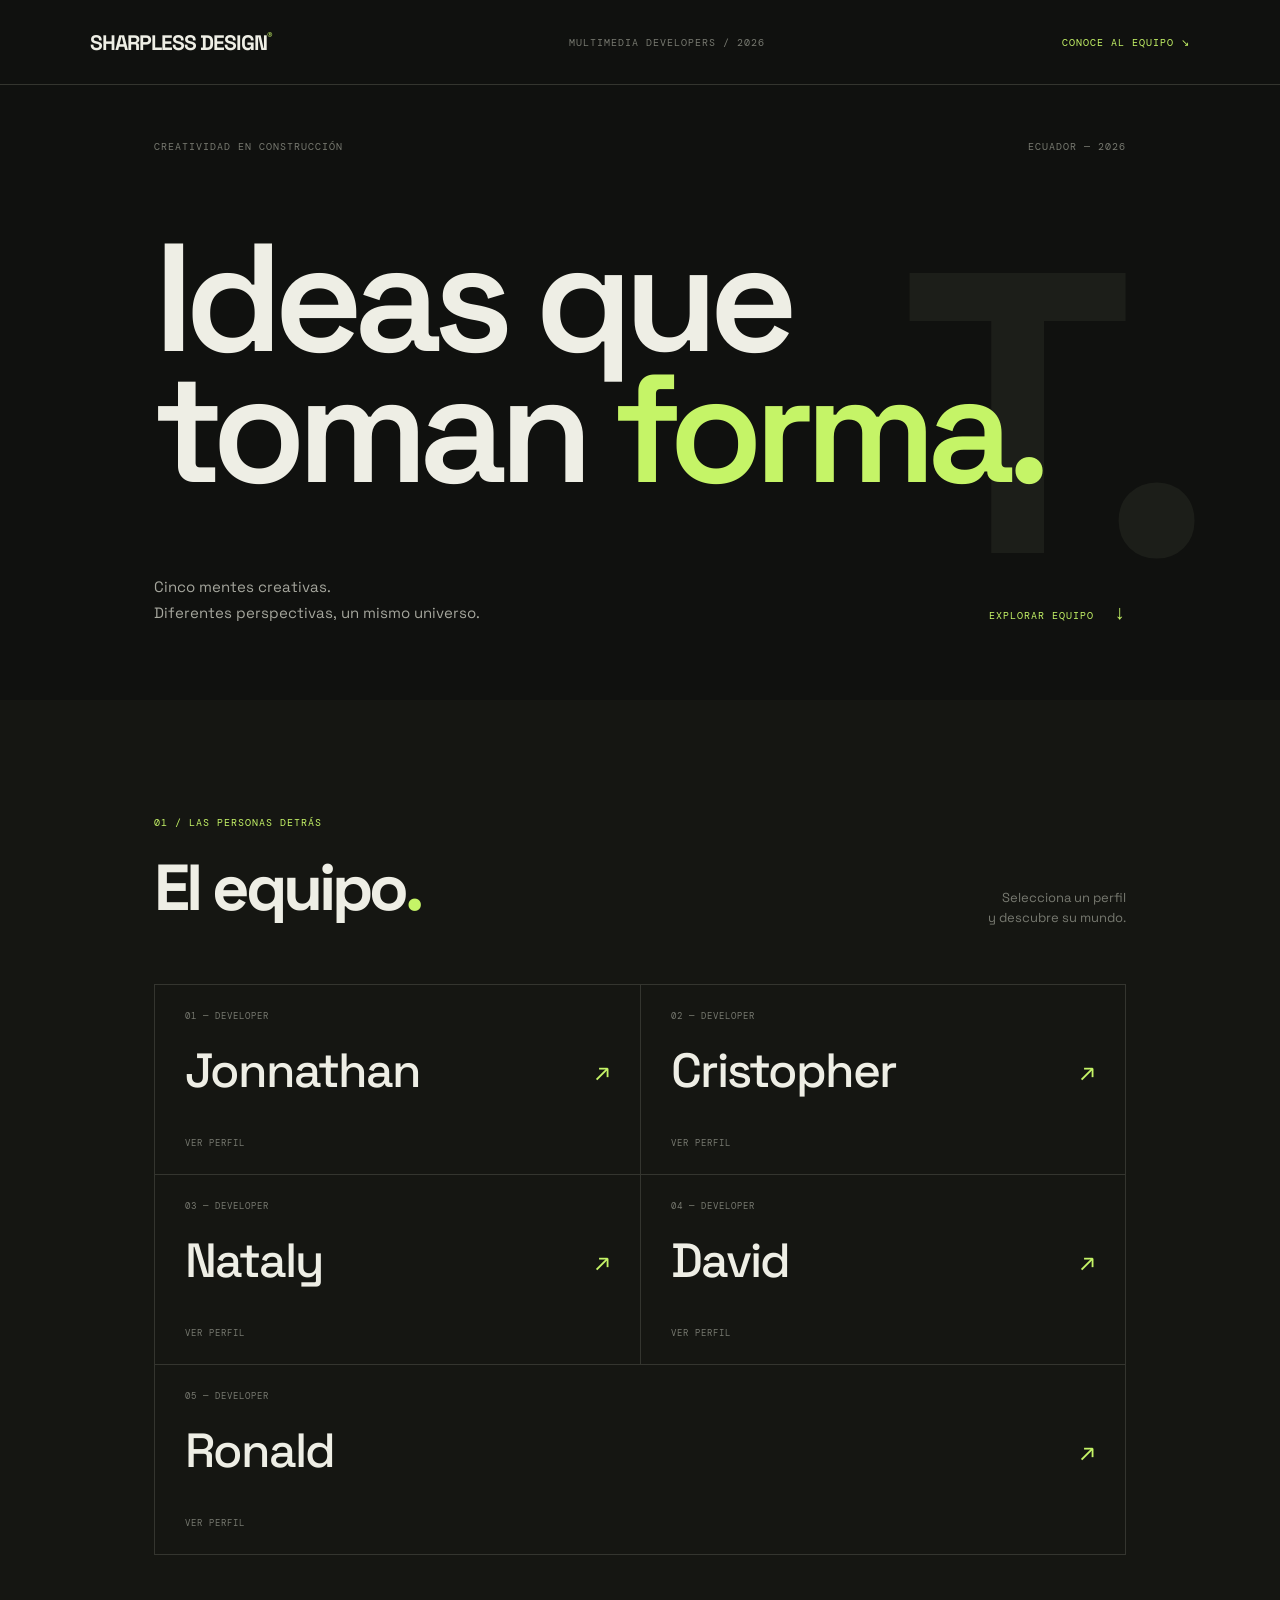
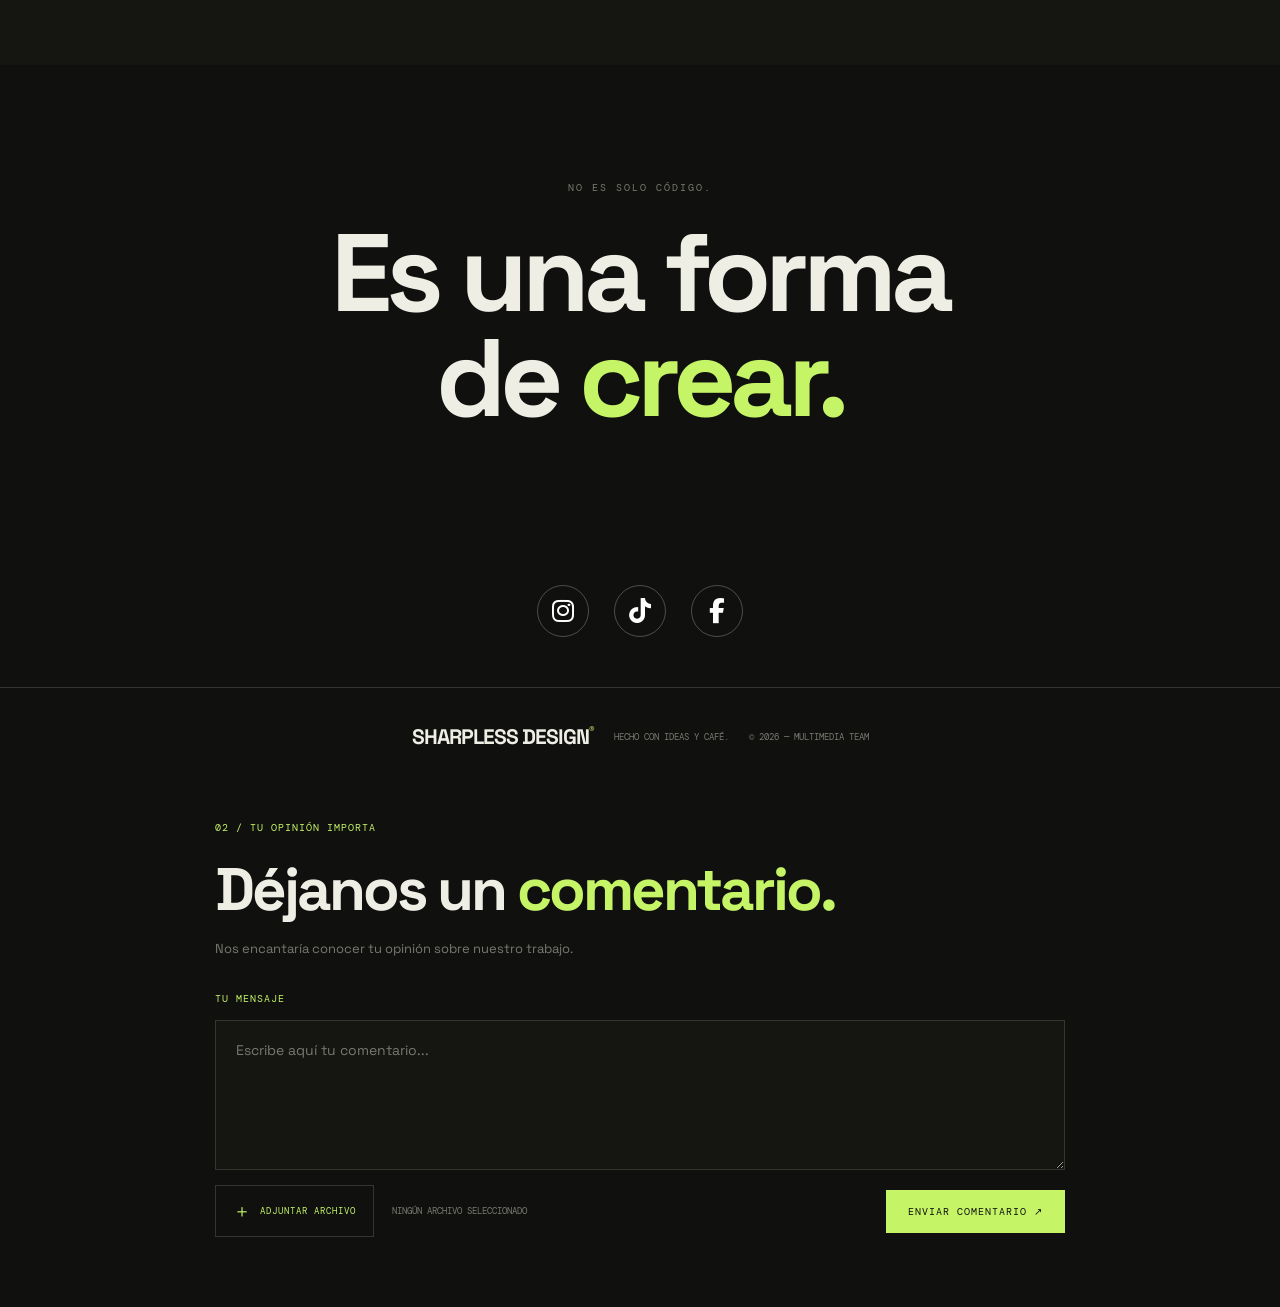
<file: index.html>
<!DOCTYPE html>
<html lang="es">
<head>
    <meta charset="UTF-8">
    <meta name="viewport" content="width=device-width, initial-scale=1.0">
    <title>Sharpless Design — Multimedia Developers</title>
    <link rel="stylesheet" href="style.css">
    <link rel="preconnect" href="https://fonts.googleapis.com">
    <link rel="preconnect" href="https://fonts.gstatic.com" crossorigin>
    <link href="https://fonts.googleapis.com/css2?family=DM+Mono:wght@400;500&family=Space+Grotesk:wght@400;500;600;700&display=swap" rel="stylesheet">
    
<link rel="stylesheet" href="https://cdnjs.cloudflare.com/ajax/libs/font-awesome/6.7.2/css/all.min.css">

</head>
<body>

    <header class="navbar">
        <a href="#" class="logo">SHARPLESS DESIGN<span>®</span></a>
        <span class="nav-label">MULTIMEDIA DEVELOPERS / 2026</span>
        <a href="#team" class="nav-link">CONOCE AL EQUIPO ↘</a>
    </header>

    <main>

        <section class="hero">
            <div class="hero-top">
                <span>CREATIVIDAD EN CONSTRUCCIÓN</span>
                <span>ECUADOR — 2026</span>
            </div>

            <h1>
                Ideas que<br>
                toman <span>forma.</span>
            </h1>

            <div class="hero-bottom">
                <p>
                    Cinco mentes creativas.<br>
                    Diferentes perspectivas, un mismo universo.
                </p>
                <a href="#team" class="explore">
                    EXPLORAR EQUIPO <span>↓</span>
                </a>
            </div>

            <div class="hero-decoration">T.</div>
        </section>

        <section class="team" id="team">

            <div class="section-heading">
                <div>
                    <span class="eyebrow">01 / LAS PERSONAS DETRÁS</span>
                    <h2>El equipo<span>.</span></h2>
                </div>
                <p>Selecciona un perfil<br>y descubre su mundo.</p>
            </div>

            <div class="team-grid">

                <!-- JONNATHAN -->

                <a href="jonna/index.html" class="member">
                    <span class="member-number">01 — DEVELOPER</span>

                    <div class="member-content">
                        <h3>Jonnathan</h3>
                        <span class="member-arrow">↗</span>
                    </div>

                    <div class="member-details">
                        <img src="assets/jonnathan.jpeg" alt="Jonnathan">
                        <div>
                            <span class="specialty-label">ESPECIALIDAD</span>
                            <h4>Creador de videojuegos</h4>
                            <p>Transforma ideas en experiencias interactivas, combinando creatividad, diseño y programación para dar vida a nuevos mundos.</p>
                        </div>
                    </div>

                    <span class="member-footer">VER PERFIL</span>
                </a>

                <!-- CRISTOPHER -->

                <a href="cris/index.html" class="member">
                    <span class="member-number">02 — DEVELOPER</span>

                    <div class="member-content">
                        <h3>Cristopher</h3>
                        <span class="member-arrow">↗</span>
                    </div>

                    <div class="member-details">
                        <img src="assets/cristopher.jpeg" alt="Cristopher">
                        <div>
                            <span class="specialty-label">ESPECIALIDAD</span>
                            <h4>Animación</h4>
                            <p>Da movimiento a las ideas mediante creatividad visual, expresión y narrativas que cobran vida en cada proyecto.</p>
                        </div>
                    </div>

                    <span class="member-footer">VER PERFIL</span>
                </a>

                <!-- NATALY -->

                <a href="nata/index.html" class="member">
                    <span class="member-number">03 — DEVELOPER</span>

                    <div class="member-content">
                        <h3>Nataly</h3>
                        <span class="member-arrow">↗</span>
                    </div>

                    <div class="member-details">
                        <img src="assets/nataly.jpeg" alt="Nataly">
                        <div>
                            <span class="specialty-label">ESPECIALIDAD</span>
                            <h4>Diseño multimedia</h4>
                            <p>Combina creatividad y comunicación visual para desarrollar propuestas gráficas con identidad propia.</p>
                        </div>
                    </div>

                    <span class="member-footer">VER PERFIL</span>
                </a>

                <!-- DAVID -->

                <a href="david/index.html" class="member">
                    <span class="member-number">04 — DEVELOPER</span>

                    <div class="member-content">
                        <h3>David</h3>
                        <span class="member-arrow">↗</span>
                    </div>

                    <div class="member-details">
                        <img src="assets/david.jpeg" alt="David">
                        <div>
                            <span class="specialty-label">ESPECIALIDAD</span>
                            <h4>Edición de videos</h4>
                            <p>Construye historias a través del montaje audiovisual, el ritmo, los efectos y la narrativa visual.</p>
                        </div>
                    </div>

                    <span class="member-footer">VER PERFIL</span>
                </a>

                <!-- RONALD -->

                <a href="ronald/index.html" class="member">
                    <span class="member-number">05 — DEVELOPER</span>

                    <div class="member-content">
                        <h3>Ronald</h3>
                        <span class="member-arrow">↗</span>
                    </div>

                    <div class="member-details">
                        <img src="assets/ronald.jpeg" alt="Ronald">
                        <div>
                            <span class="specialty-label">ESPECIALIDAD</span>
                            <h4>Fotografía</h4>
                            <p>Captura momentos y transmite emociones a través de la composición, la luz y la perspectiva.</p>
                        </div>
                    </div>

                    <span class="member-footer">VER PERFIL</span>
                </a>

            </div>
        </section>


<section class="closing">
    <span>NO ES SOLO CÓDIGO.</span>
    <h2>Es una forma<br>de <span>crear.</span></h2>
</section>

<!-- REDES SOCIALES -->
<div class="social-links">
    <a href="https://www.instagram.com/" target="_blank" aria-label="Instagram">
        <i class="fa-brands fa-instagram"></i>
    </a>

    <a href="https://www.tiktok.com/" target="_blank" aria-label="TikTok">
        <i class="fa-brands fa-tiktok"></i>
    </a>

    <a href="https://www.facebook.com/" target="_blank" aria-label="Facebook">
        <i class="fa-brands fa-facebook-f"></i>
    </a>
</div>

</main>



<footer>

    <div class="footer-top">
        <a href="#" class="logo">SHARPLESS DESIGN<span>®</span></a>
        <span>HECHO CON IDEAS Y CAFÉ.</span>
        <span>© 2026 — MULTIMEDIA TEAM</span>
    </div>

    <div class="footer-feedback">

        <div class="feedback-heading">
            <span class="eyebrow">02 / TU OPINIÓN IMPORTA</span>
            <h2>Déjanos un <span>comentario.</span></h2>
            <p>Nos encantaría conocer tu opinión sobre nuestro trabajo.</p>
        </div>

        <form class="feedback-form" id="feedbackForm">

            <label for="comment">TU MENSAJE</label>

            <textarea
                id="comment"
                name="comment"
                placeholder="Escribe aquí tu comentario..."
                required
            ></textarea>

            <div class="feedback-bottom">

                <label for="fileUpload" class="upload-button">
                    <span>＋</span> ADJUNTAR ARCHIVO
                </label>

                <input
                    type="file"
                    id="fileUpload"
                    name="attachment"
                    accept="image/*,.pdf"
                    hidden
                >

                <span id="fileName">NINGÚN ARCHIVO SELECCIONADO</span>

                <button type="submit" class="send-button">
                    ENVIAR COMENTARIO ↗
                </button>

            </div>

        </form>

    </div>

</footer>


    <script src="script.js"></script>
</body>
</html>
</file>
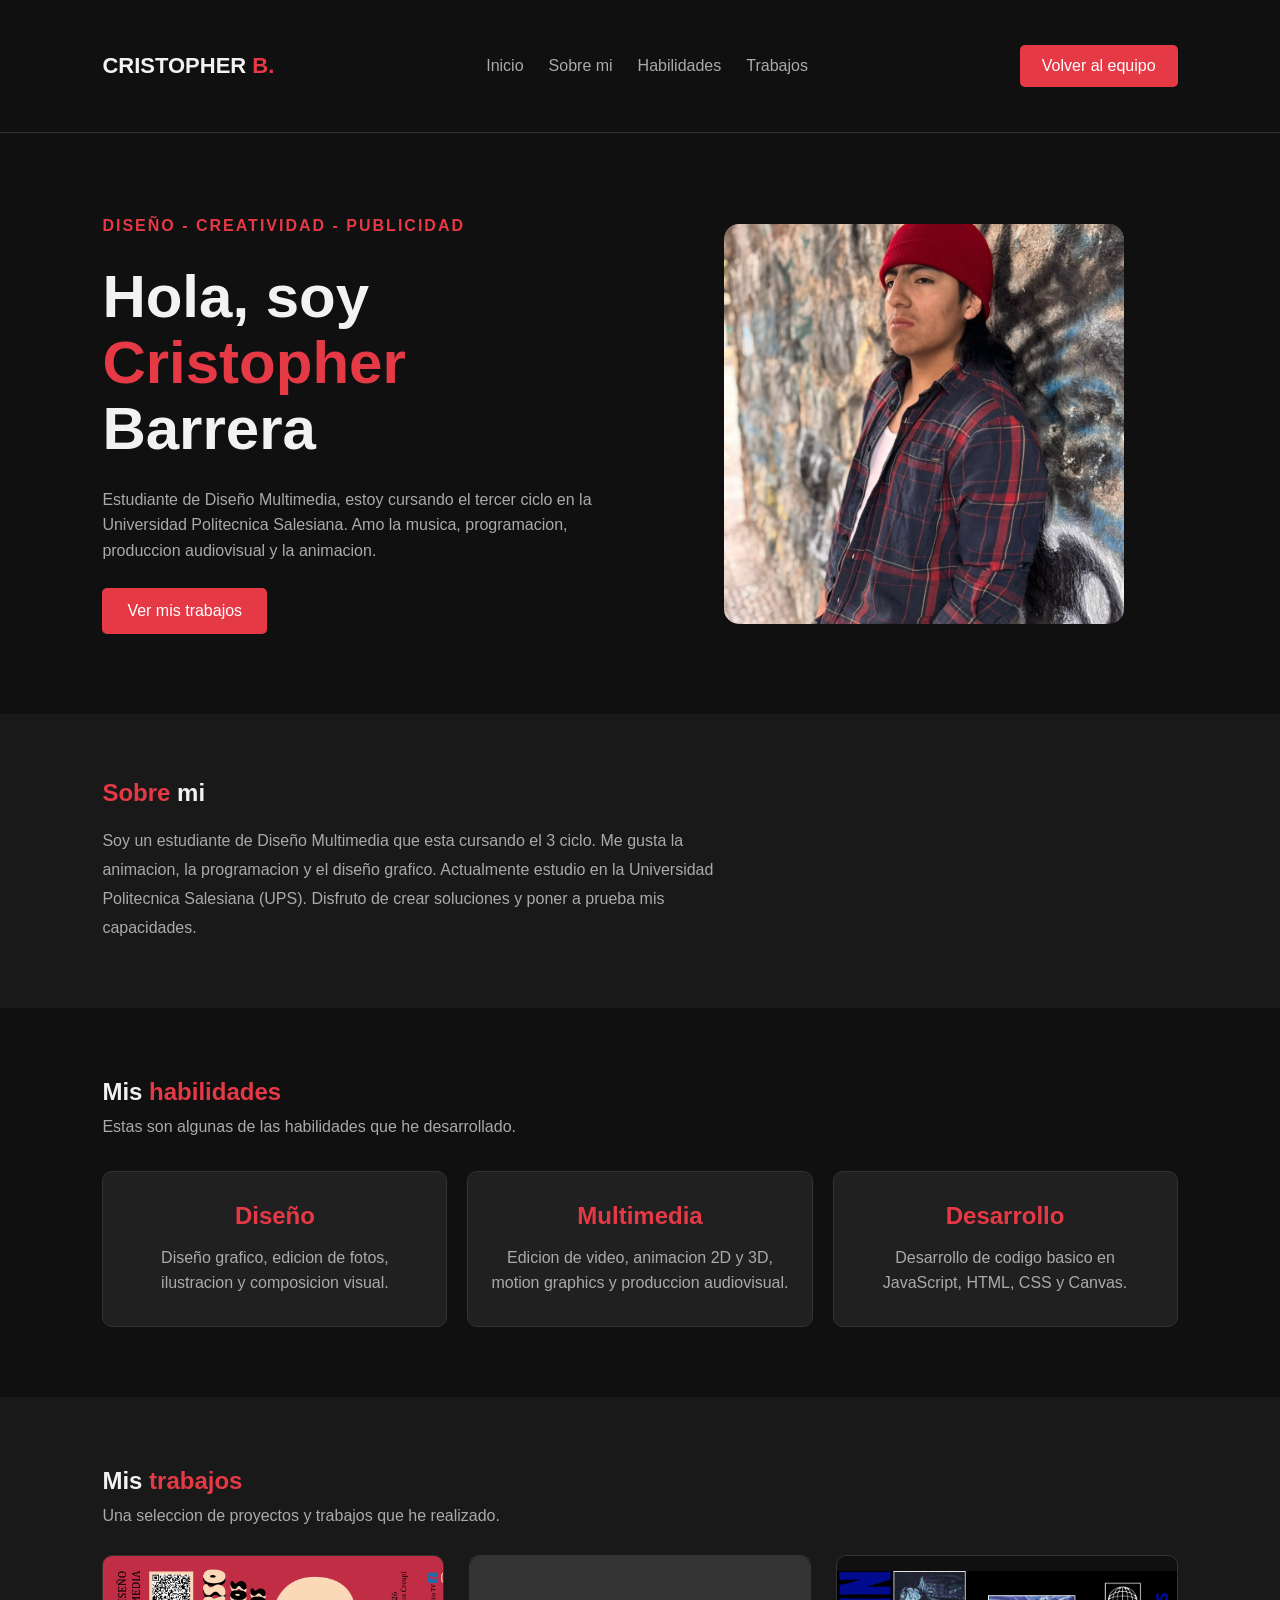
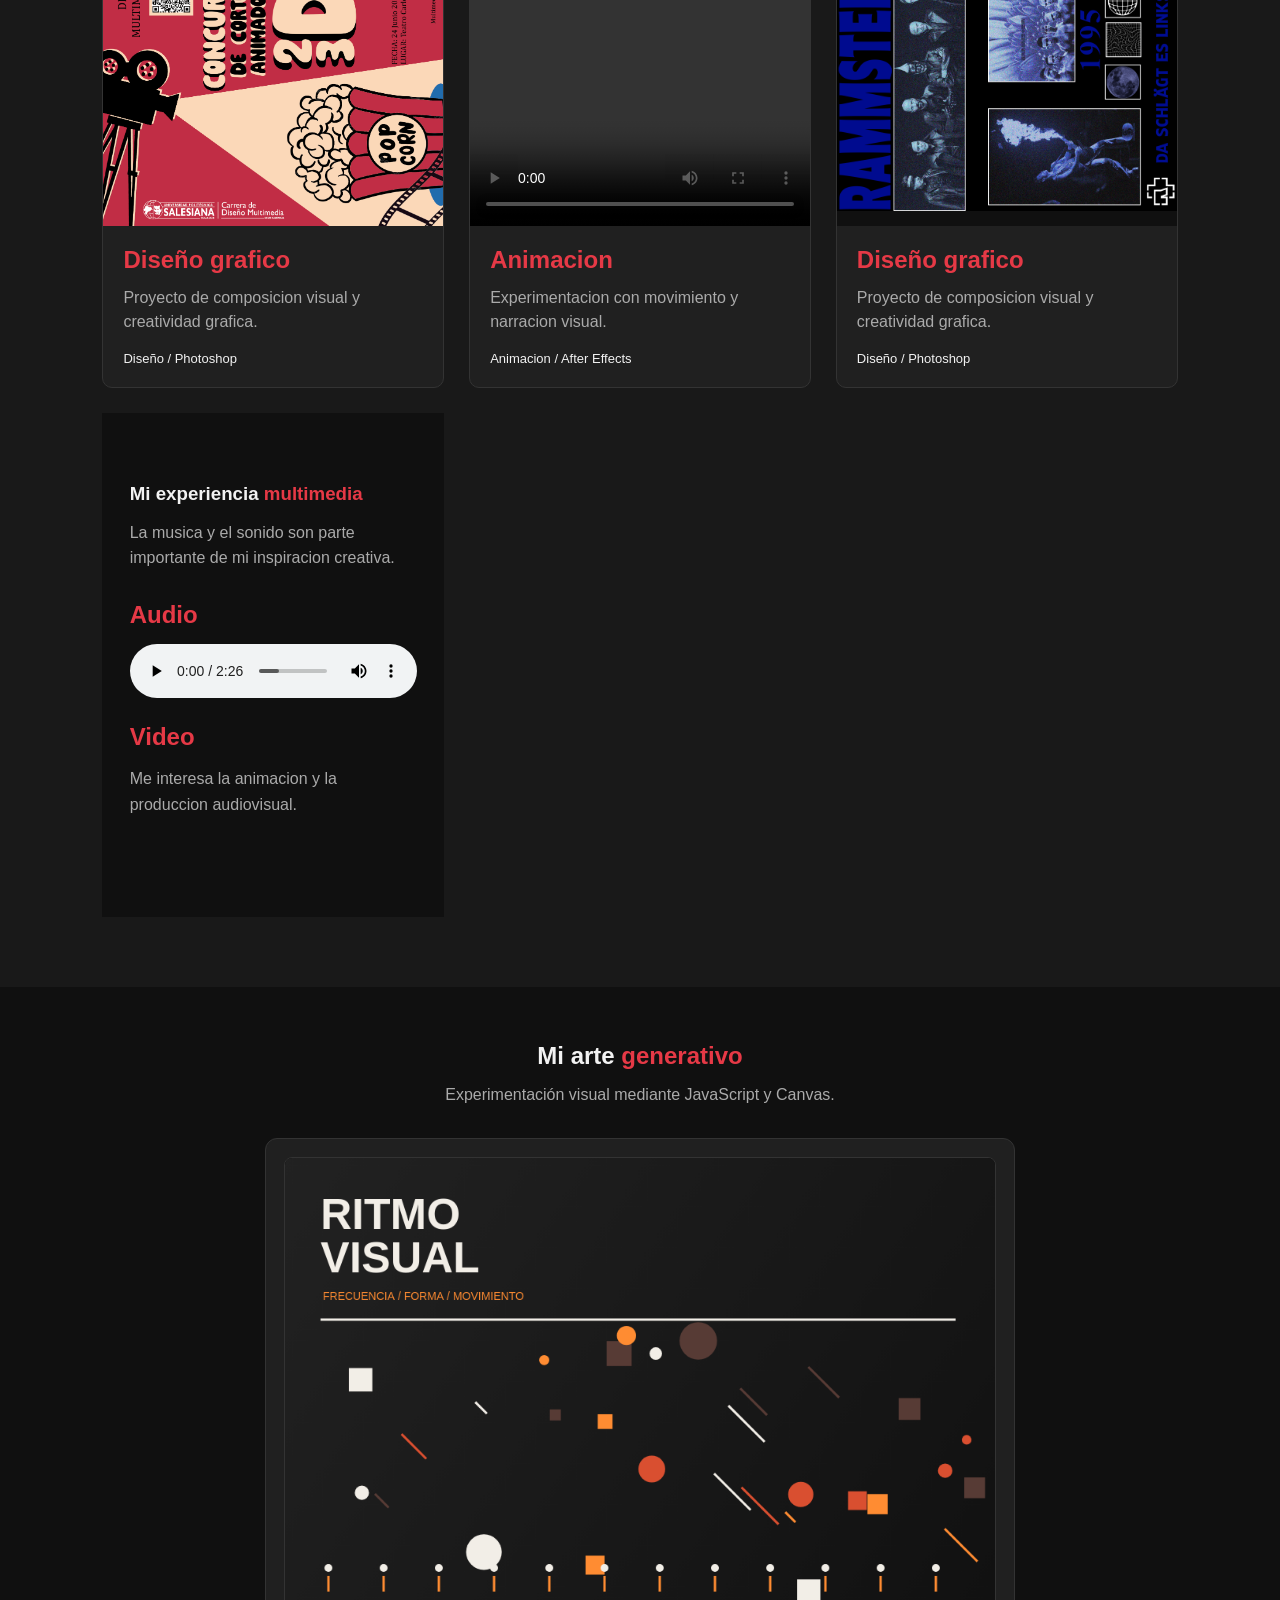
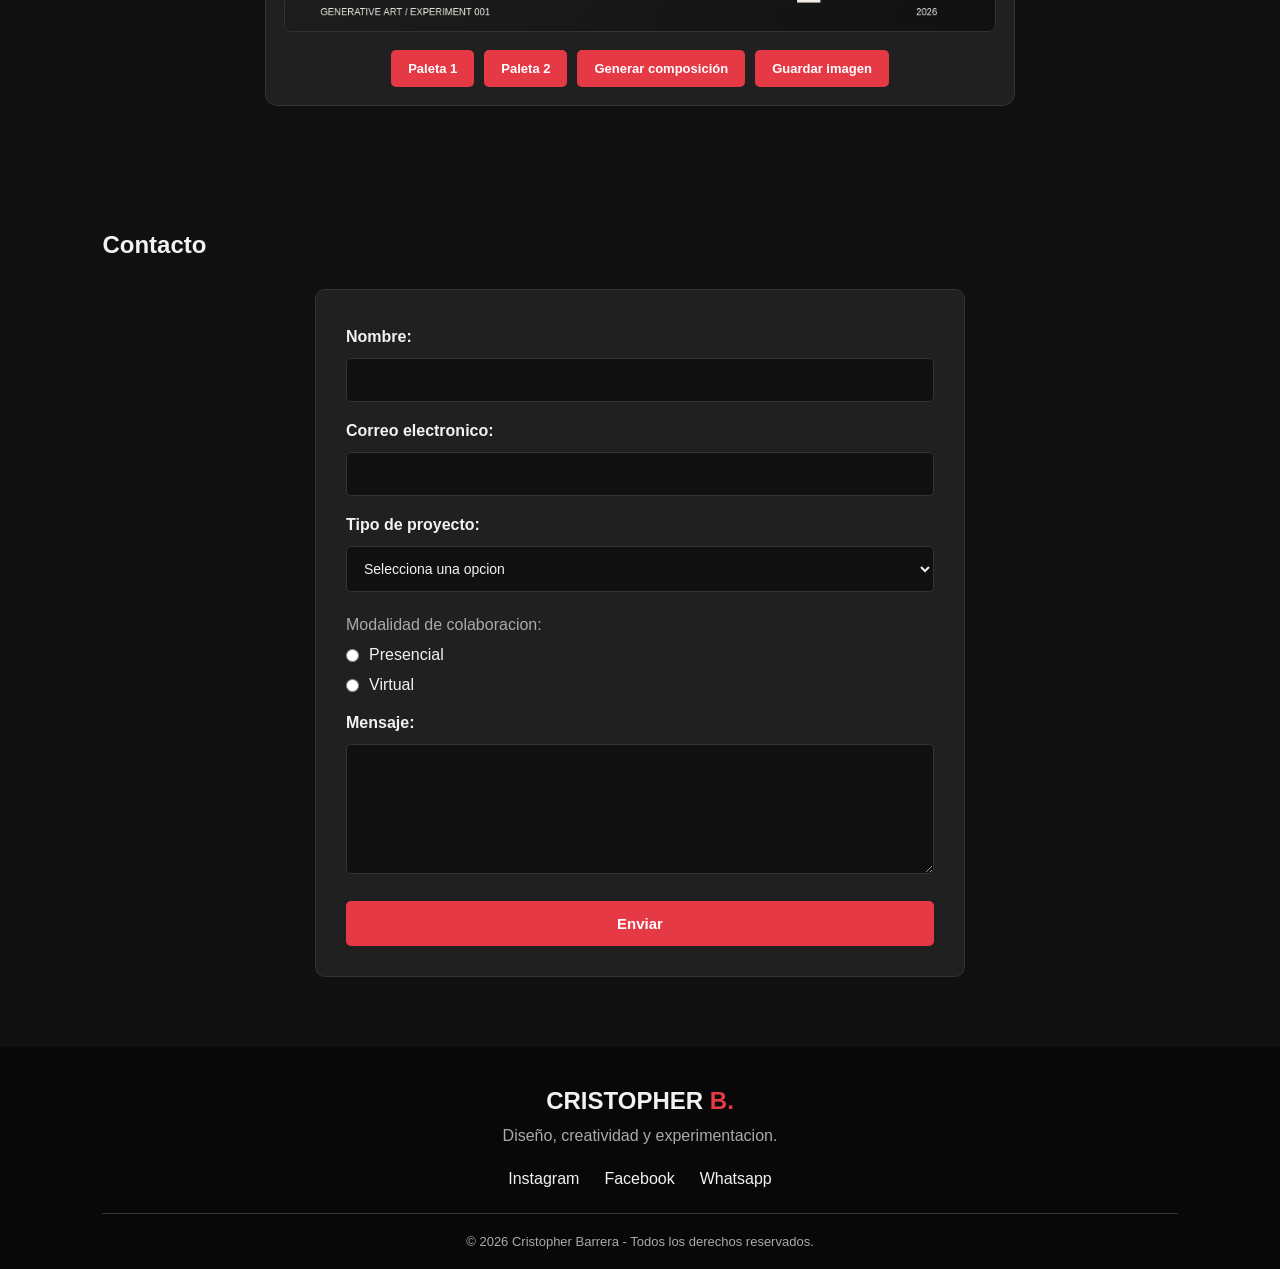
<file: cris/index.html>
<!DOCTYPE html>
<html lang="es">
<head>
    <meta charset="UTF-8">
    <meta name="viewport" content="width=device-width, initial-scale=1.0">
    <title>Mi portafolio personal</title>
    <link rel="stylesheet" href="style.css">
</head>
<body>
    <header>
        <div class="Nombre">CRISTOPHER <span>B.</span></div>
        <nav>
            <a href="#inicio">Inicio</a>
            <a href="#sobre-mi">Sobre mi</a>
            <a href="#habilidades">Habilidades</a>
            <a href="#trabajos">Trabajos</a>
        </nav>
        <a href="../index.html" class="volver-equipo">
            Volver al equipo
        </a>
    </header>

    <section class="Inicio" id="inicio">
        <div class="Inicio-texto">
            <p class="subtitulo">DISEÑO - CREATIVIDAD - PUBLICIDAD</p>
            <h1>Hola, soy <br><span>Cristopher</span><br>Barrera</h1>
            <p>
                Estudiante de Diseño Multimedia,
                estoy cursando el tercer ciclo
                en la Universidad Politecnica Salesiana.
                Amo la musica, programacion, produccion audiovisual y la animacion.
            </p>
            <a href="#trabajos" class="boton">Ver mis trabajos</a>
        </div>

        <div class="imagen_1">
            <img src="imagenes/yo4.jpeg" alt="Imagen de Cristopher">
        </div>
    </section>

    <section class="yo" id="sobre-mi">
        <h1>Sobre <span>mi</span></h1>
        <p class="descripcion">
            Soy un estudiante de Diseño Multimedia que esta cursando el 3 ciclo.
            Me gusta la animacion, la programacion y el diseño grafico.
            Actualmente estudio en la Universidad Politecnica Salesiana (UPS).
            Disfruto de crear soluciones y poner a prueba mis capacidades.
        </p>
    </section>

    <section class="skills" id="habilidades">
        <div class="titulo-seccion">
            <h1>Mis <span>habilidades</span></h1>
            <p>Estas son algunas de las habilidades que he desarrollado.</p>
        </div>

        <div class="habilidad">
            <h2>Diseño</h2>
            <p>Diseño grafico, edicion de fotos, ilustracion y composicion visual.</p>
        </div>

        <div class="habilidad">
            <h2>Multimedia</h2>
            <p>Edicion de video, animacion 2D y 3D, motion graphics y produccion audiovisual.</p>
        </div>

        <div class="habilidad">
            <h2>Desarrollo</h2>
            <p>Desarrollo de codigo basico en JavaScript, HTML, CSS y Canvas.</p>
        </div>
    </section>

    <section class="trabajos" id="trabajos">
        <div class="titulo-seccion">
            <h1>Mis <span>trabajos</span></h1>
            <p>Una seleccion de proyectos y trabajos que he realizado.</p>
        </div>

        <div class="contenedor-trabajos">

            <div class="proyecto">
                <div class="media-proyecto">
                    <img src="imagenes/Afiche.jpg" alt="Proyecto de diseño grafico">
                </div>
                <div class="info-proyecto">
                    <h2>Diseño grafico</h2>
                    <p>Proyecto de composicion visual y creatividad grafica.</p>
                    <span>Diseño / Photoshop</span>
                </div>
            </div>

            <div class="proyecto">
                <div class="media-proyecto">
                    <video controls>
                        <source src="videos/cofato anuncio.mp4" type="video/mp4">
                        Tu navegador no puede reproducir este video.
                    </video>
                </div>
                <div class="info-proyecto">
                    <h2>Animacion</h2>
                    <p>Experimentacion con movimiento y narracion visual.</p>
                    <span>Animacion / After Effects</span>
                </div>
            </div>

            <div class="proyecto">
                <div class="media-proyecto">
                    <img class="vertical" src="imagenes/Rammstein Poster Brutalismo.png" alt="Poster de Rammstein">
                </div>
                <div class="info-proyecto">
                    <h2>Diseño grafico</h2>
                    <p>Proyecto de composicion visual y creatividad grafica.</p>
                    <span>Diseño / Photoshop</span>
                </div>
            </div>

            <section class="experiencia">
                <h1>Mi experiencia <span>multimedia</span></h1>
                <p>La musica y el sonido son parte importante de mi inspiracion creativa.</p>

                <h2>Audio</h2>
                <audio controls>
                    <source src="audios/Benny Benassi - Satisfaction.mp3" type="audio/mpeg">
                    Tu navegador no soporta audio.
                </audio>

                <h2>Video</h2>
                <p>Me interesa la animacion y la produccion audiovisual.</p>
            </section>

        </div>
    </section>

    <!-- GENERADOR DE ARTE CON CANVAS -->
    <section class="canvas-section" id="canvas">

        <div class="titulo-seccion">
            <h1>Mi arte <span>generativo</span></h1>
            <p>Experimentación visual mediante JavaScript y Canvas.</p>
        </div>

        <div class="canvas-contenedor">

            <canvas id="miCanvas" width="900" height="600"></canvas>

            <div class="canvas-botones">
                <button id="paleta1">Paleta 1</button>
                <button id="paleta2">Paleta 2</button>
                <button id="generar">Generar composición</button>
                <button id="guardar">Guardar imagen</button>
            </div>

        </div>

    </section>

    <section class="contacto">
        <h1>Contacto</h1>

        <form>
            <label for="nombre">Nombre:</label>
            <input type="text" id="nombre" required>

            <label for="correo">Correo electronico:</label>
            <input type="email" id="correo" required>

            <label for="tipo">Tipo de proyecto:</label>
            <select id="tipo" required>
                <option value="">Selecciona una opcion</option>
                <option>Diseño grafico</option>
                <option>Animacion</option>
                <option>Edicion de video</option>
                <option>Desarrollo web</option>
            </select>

            <p>Modalidad de colaboracion:</p>

            <label>
                <input type="radio" name="modalidad" value="presencial" required>
                Presencial
            </label>

            <label>
                <input type="radio" name="modalidad" value="virtual">
                Virtual
            </label>

            <label for="mensaje">Mensaje:</label>
            <textarea id="mensaje" required></textarea>

            <button type="submit">Enviar</button>

            
        </form>
    </section>

    <footer>
        <div class="footer-contenido">
            <h2>CRISTOPHER <span>B.</span></h2>
            <p>Diseño, creatividad y experimentacion.</p>

            <div class="redes">
                <a href="https://www.instagram.com/crhystu/" target="_blank">Instagram</a>
                <a href="https://www.facebook.com/Crhystu/" target="_blank">Facebook</a>
                <a href="https://wa.me/593985431449" target="_blank">Whatsapp</a>
            </div>
        </div>

        <div class="copyright">
            <p>© 2026 Cristopher Barrera - Todos los derechos reservados.</p>
        </div>
    </footer>

    <!-- CONEXION CON JAVASCRIPT -->
    <script src="canvas.js"></script>

</body>
</html>
</file>
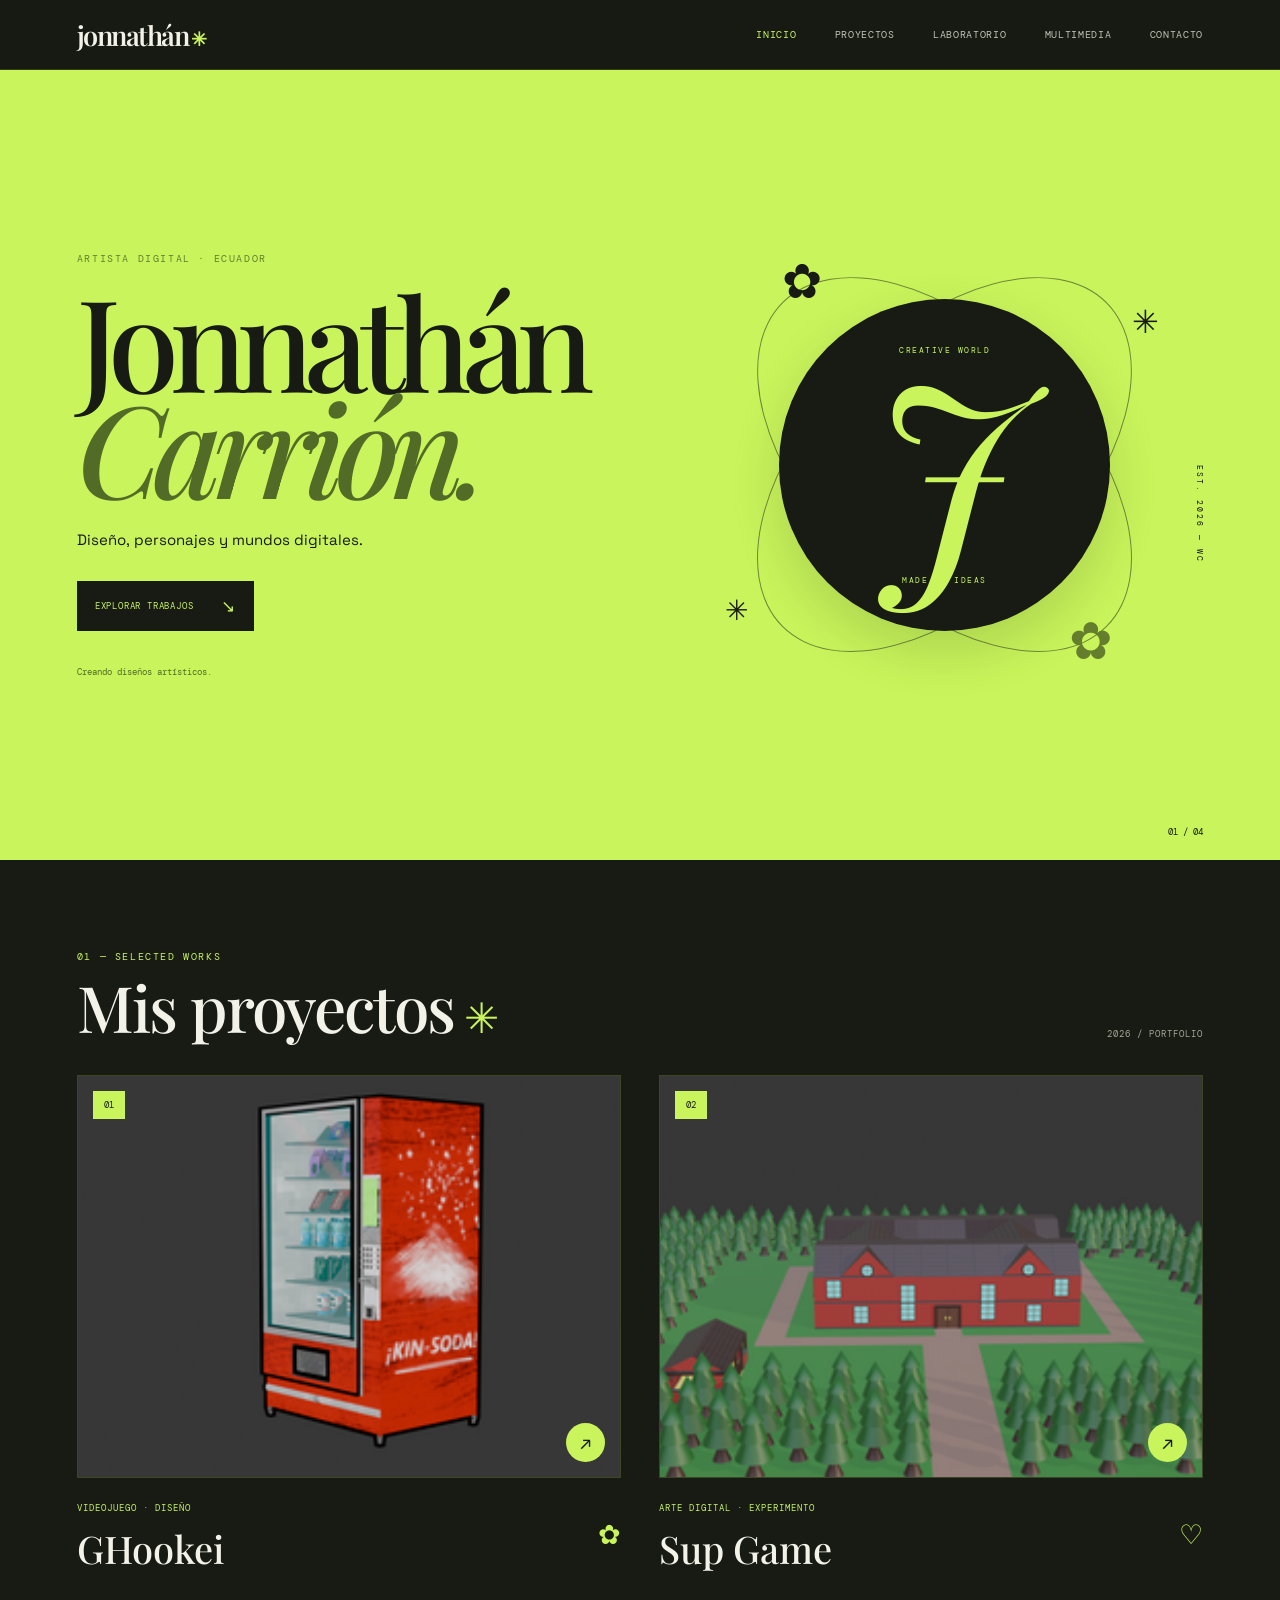
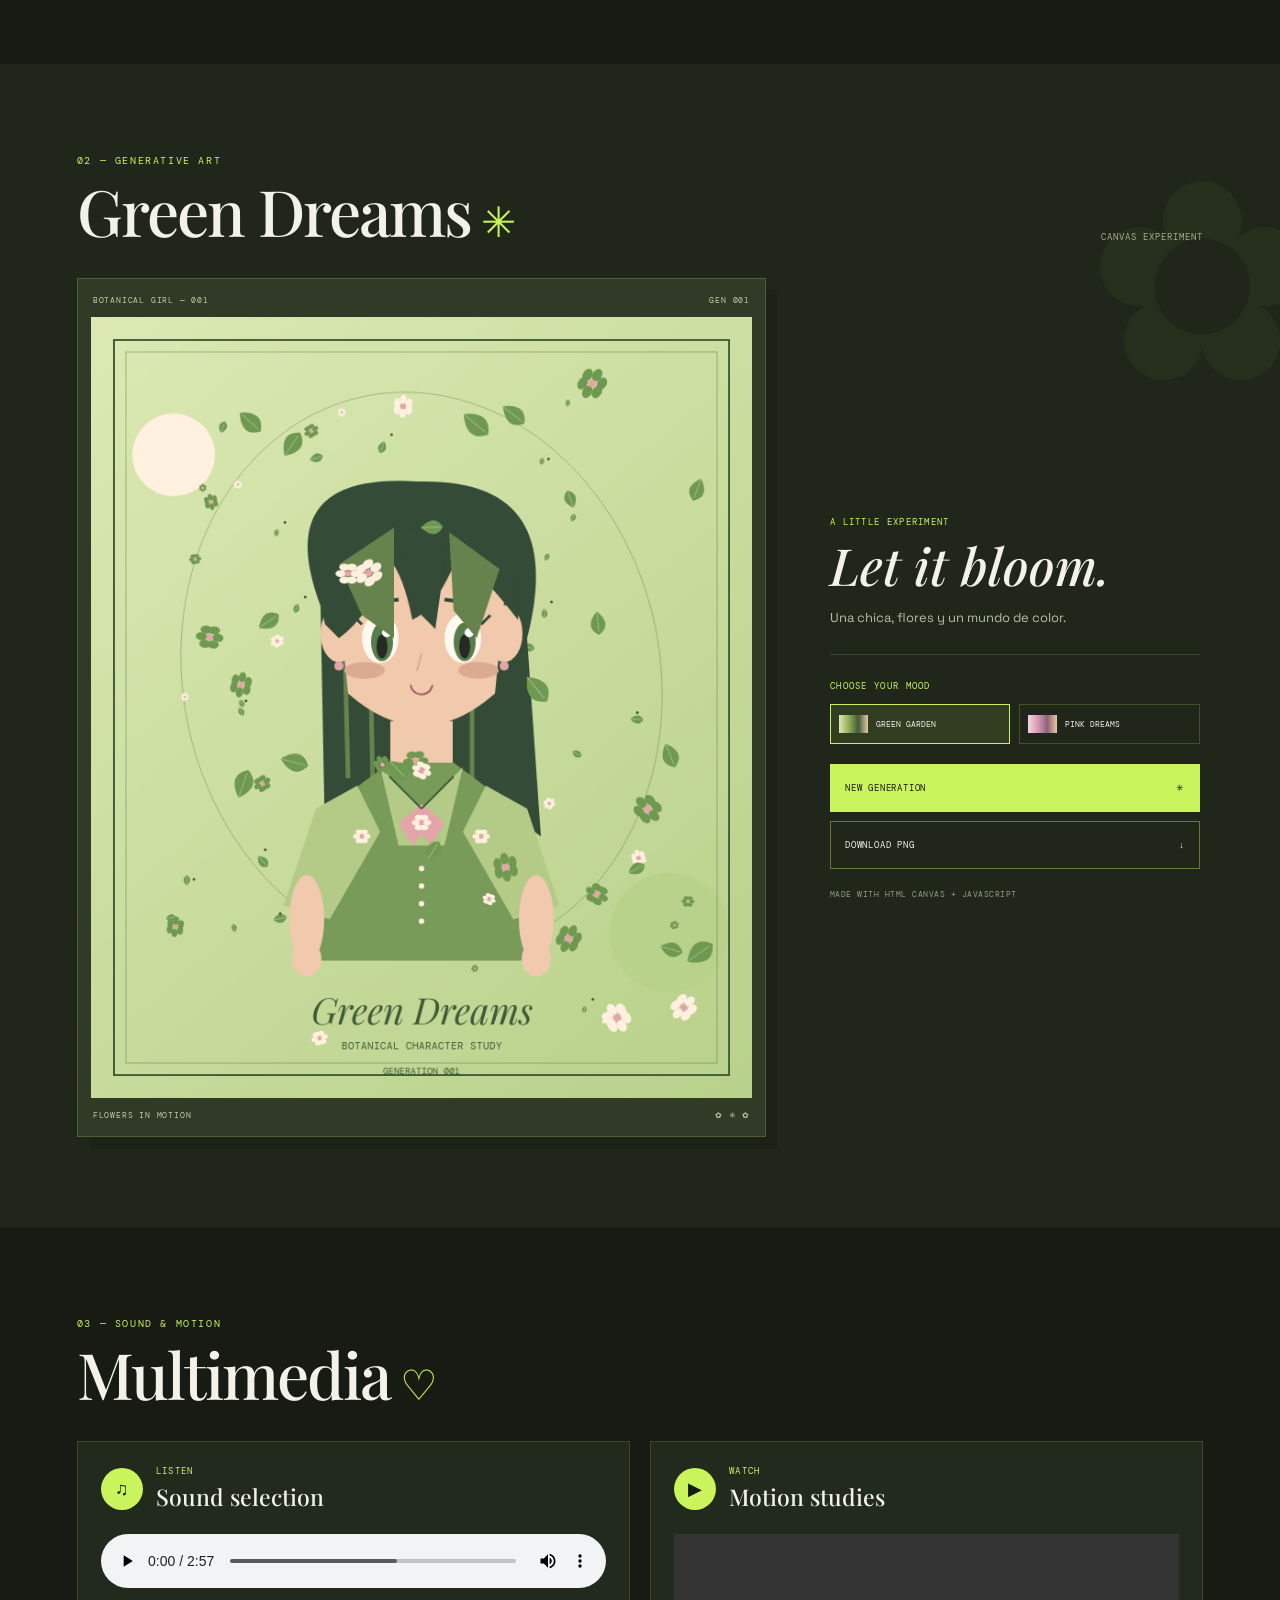
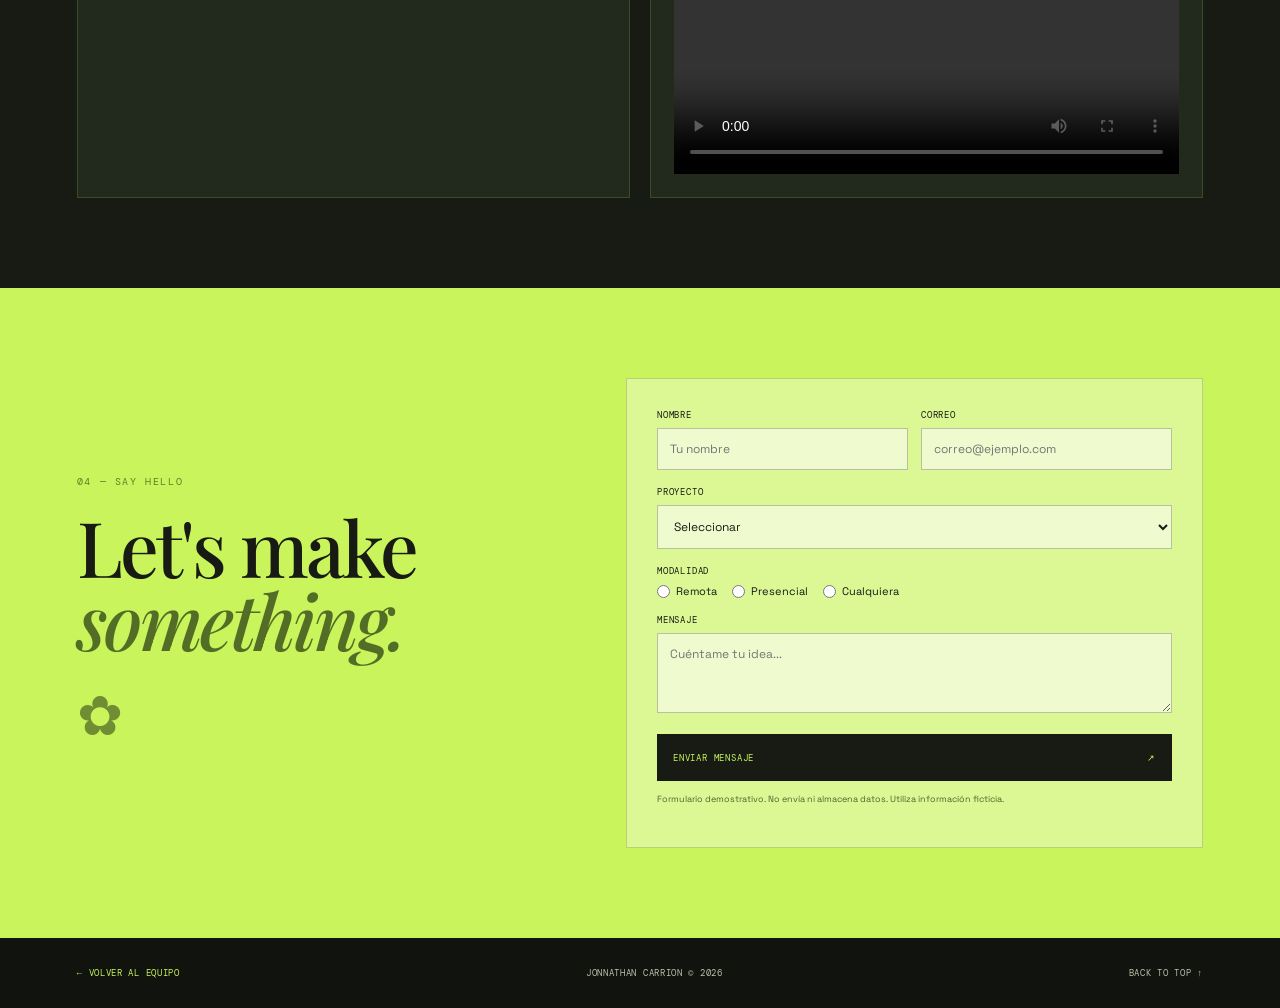
<file: jonna/index.html>
<!DOCTYPE html>
<html lang="es">
<head>
    <meta charset="UTF-8">
    <meta name="viewport" content="width=device-width, initial-scale=1.0">
    <meta name="theme-color" content="#c9f45b">

    <title>Jonnathán Carrión — Portfolio</title>

    <link rel="preconnect" href="https://fonts.googleapis.com">
    <link rel="preconnect" href="https://fonts.gstatic.com" crossorigin>

    <link href="https://fonts.googleapis.com/css2?family=DM+Mono:wght@400;500&family=Playfair+Display:ital,wght@0,500;0,600;1,500&family=Space+Grotesk:wght@400;500;600;700&display=swap" rel="stylesheet">

    <link rel="stylesheet" href="style.css">
    <script src="script.js" defer></script>
    <link rel="icon" type="image/gif" href="assets/images/flor.gif">
</head>

<body>

    <header class="navbar">
        <a href="#inicio" class="logo">jonnathán<span>✳</span></a>

        <nav class="nav-links" id="nav-links">
            <a href="#inicio">Inicio</a>
            <a href="#proyectos">Proyectos</a>
            <a href="#laboratorio">Laboratorio</a>
            <a href="#multimedia">Multimedia</a>
            <a href="#contacto">Contacto</a>
        </nav>

        <button class="menu-toggle" id="menu-toggle" aria-label="Abrir menú">
            <span></span><span></span>
        </button>
    </header>


    <main>

        <!-- HERO -->
        <section class="hero" id="inicio">

            <div class="hero-copy">
                <span class="eyebrow">ARTISTA DIGITAL · ECUADOR</span>

                <h1>
                    Jonnathán
                    <em>Carrión.</em>
                </h1>

                <p>
                    Diseño, personajes y mundos digitales.
                </p>

                <a href="#proyectos" class="hero-button">
                    EXPLORAR TRABAJOS <span>↘</span>
                </a>

                <span class="hero-small-note">
                    Creando diseños artísticos.
                </span>
            </div>

            <div class="hero-visual">
                <div class="hero-orbit orbit-a"></div>
                <div class="hero-orbit orbit-b"></div>

                <div class="hero-flower flower-a">✿</div>
                <div class="hero-flower flower-b">✳</div>
                <div class="hero-flower flower-c">✿</div>
                <div class="hero-flower flower-d">✳</div>

                <div class="hero-center">
                    <span class="hero-center-top">CREATIVE WORLD</span>
                    <span class="hero-initial">J</span>
                    <span class="hero-center-bottom">MADE OF IDEAS</span>
                </div>

                <span class="hero-side-label">EST. 2026 — WC</span>
            </div>

            <div class="hero-index">01 / 04</div>
        </section>


        <!-- PROJECTS -->
        <section class="projects section" id="proyectos">

            <div class="section-heading">
                <div>
                    <span class="eyebrow">01 — SELECTED WORKS</span>
                    <h2>Mis proyectos<span>✳</span></h2>
                </div>

                <span class="heading-side">2026 / PORTFOLIO</span>
            </div>

            <div class="projects-grid">

                <article class="project-card">
                    <a href="#" class="project-image gyaru-image">
                        <img
                            src="assets/images/01.jpg"
                            alt="Proyecto Videojuego Hookei"
                        >
                        <span class="project-number">01</span>
                        <span class="project-arrow">↗</span>
                    </a>

                    <div class="project-meta">
                        <div>
                            <span class="project-type">VIDEOJUEGO · DISEÑO</span>
                            <h3>GHookei</h3>
                        </div>
                        <span class="project-symbol">✿</span>
                    </div>
                </article>


                <article class="project-card">
                    <a href="#" class="project-image sugar-image">
                        <img
                            src="assets/images/02.jpg"
                            alt="Proyecto Violento Arte"
                        >
                        <span class="project-number">02</span>
                        <span class="project-arrow">↗</span>
                    </a>

                    <div class="project-meta">
                        <div>
                            <span class="project-type">ARTE DIGITAL · EXPERIMENTO</span>
                            <h3>Sup Game</h3>
                        </div>
                        <span class="project-symbol">♡</span>
                    </div>
                </article>

            </div>
        </section>


        <!-- GENERATIVE ART -->
        <section class="laboratory section" id="laboratorio">

            <div class="section-heading">
                <div>
                    <span class="eyebrow">02 — GENERATIVE ART</span>
                    <h2>Green Dreams<span>✳</span></h2>
                </div>

                <span class="heading-side">CANVAS EXPERIMENT</span>
            </div>

            <div class="lab-layout">

                <div class="canvas-frame">
                    <div class="canvas-top">
                        <span>BOTANICAL GIRL — 001</span>
                        <span id="generation-number">GEN 001</span>
                    </div>

                    <canvas id="art-canvas" width="720" height="850">
                        Tu navegador no soporta Canvas.
                    </canvas>

                    <div class="canvas-bottom">
                        <span>FLOWERS IN MOTION</span>
                        <span>✿ ✳ ✿</span>
                    </div>
                </div>


                <div class="lab-controls">
                    <span class="control-label">A LITTLE EXPERIMENT</span>

                    <h3>Let it bloom.</h3>

                    <p>
                        Una chica, flores y un mundo de color.
                    </p>

                    <div class="control-divider"></div>

                    <span class="control-label">CHOOSE YOUR MOOD</span>

                    <div class="palette-list">
                        <button class="palette-option selected" data-palette="0">
                            <span class="palette-preview green-preview"></span>
                            Green Garden
                        </button>

                        <button class="palette-option" data-palette="1">
                            <span class="palette-preview pink-preview"></span>
                            Pink Dreams
                        </button>
                    </div>

                    <button class="generate-button" id="generate-btn">
                        <span>NEW GENERATION</span>
                        <span>✳</span>
                    </button>

                    <button class="download-button" id="download-btn">
                        <span>DOWNLOAD PNG</span>
                        <span>↓</span>
                    </button>

                    <span class="lab-footnote">
                        MADE WITH HTML CANVAS + JAVASCRIPT
                    </span>
                </div>

            </div>
        </section>


        <!-- MULTIMEDIA -->
        <section class="multimedia section" id="multimedia">

            <div class="section-heading">
                <div>
                    <span class="eyebrow">03 — SOUND & MOTION</span>
                    <h2>Multimedia<span>♡</span></h2>
                </div>
            </div>

            <div class="media-grid">

                <article class="media-card">
                    <div class="media-title">
                        <span class="media-icon">♫</span>
                        <div>
                            <span class="control-label">LISTEN</span>
                            <h3>Sound selection</h3>
                        </div>
                    </div>

                    <audio controls preload="metadata">
                        <source src="assets/audio/audio.mp3" type="audio/mpeg">
                    </audio>
                </article>

                <article class="media-card">
                    <div class="media-title">
                        <span class="media-icon">▶</span>
                        <div>
                            <span class="control-label">WATCH</span>
                            <h3>Motion studies</h3>
                        </div>
                    </div>

                    <video controls preload="metadata">
                        <source src="assets/video/video.mp4" type="video/mp4">
                    </video>
                </article>

            </div>
        </section>


        <!-- CONTACT -->
        <section class="contact section" id="contacto">

            <div class="contact-layout">

                <div class="contact-heading">
                    <span class="eyebrow">04 — SAY HELLO</span>
                    <h2>Let's make<br><em>something.</em></h2>
                    <span class="contact-flower">✿</span>
                </div>

                <form id="contact-form" class="contact-form">

                    <div class="form-row">
                        <div class="form-field">
                            <label for="name">Nombre</label>
                            <input
                                type="text"
                                id="name"
                                name="name"
                                placeholder="Tu nombre"
                                required
                            >
                        </div>

                        <div class="form-field">
                            <label for="email">Correo</label>
                            <input
                                type="email"
                                id="email"
                                name="email"
                                placeholder="correo@ejemplo.com"
                                required
                            >
                        </div>
                    </div>

                    <div class="form-field">
                        <label for="project-type">Proyecto</label>
                        <select id="project-type" name="project-type" required>
                            <option value="" disabled selected>Seleccionar</option>
                            <option value="diseno">Diseño</option>
                            <option value="videojuego">Videojuego</option>
                            <option value="ilustracion">Ilustración</option>
                            <option value="multimedia">Multimedia</option>
                            <option value="otro">Otro</option>
                        </select>
                    </div>

                    <div class="form-field">
                        <label>Modalidad</label>
                        <div class="radio-options">
                            <label><input type="radio" name="modality" value="remota" required> Remota</label>
                            <label><input type="radio" name="modality" value="presencial"> Presencial</label>
                            <label><input type="radio" name="modality" value="indiferente"> Cualquiera</label>
                        </div>
                    </div>

                    <div class="form-field">
                        <label for="message">Mensaje</label>
                        <textarea
                            id="message"
                            name="message"
                            rows="3"
                            placeholder="Cuéntame tu idea..."
                            required
                        ></textarea>
                    </div>

                    <button type="submit" class="send-button">
                        ENVIAR MENSAJE <span>↗</span>
                    </button>

                    <p class="form-notice">
                        Formulario demostrativo. No envía ni almacena datos.
                        Utiliza información ficticia.
                    </p>

                    <p id="form-response" aria-live="polite"></p>
                </form>

            </div>
        </section>

    </main>


    <footer class="footer">
        <a href="../index.html" class="back-link">← VOLVER AL EQUIPO</a>
        <span>JONNATHAN CARRION © 2026</span>
        <a href="#inicio">BACK TO TOP ↑</a>
    </footer>

</body>
</html>
</file>
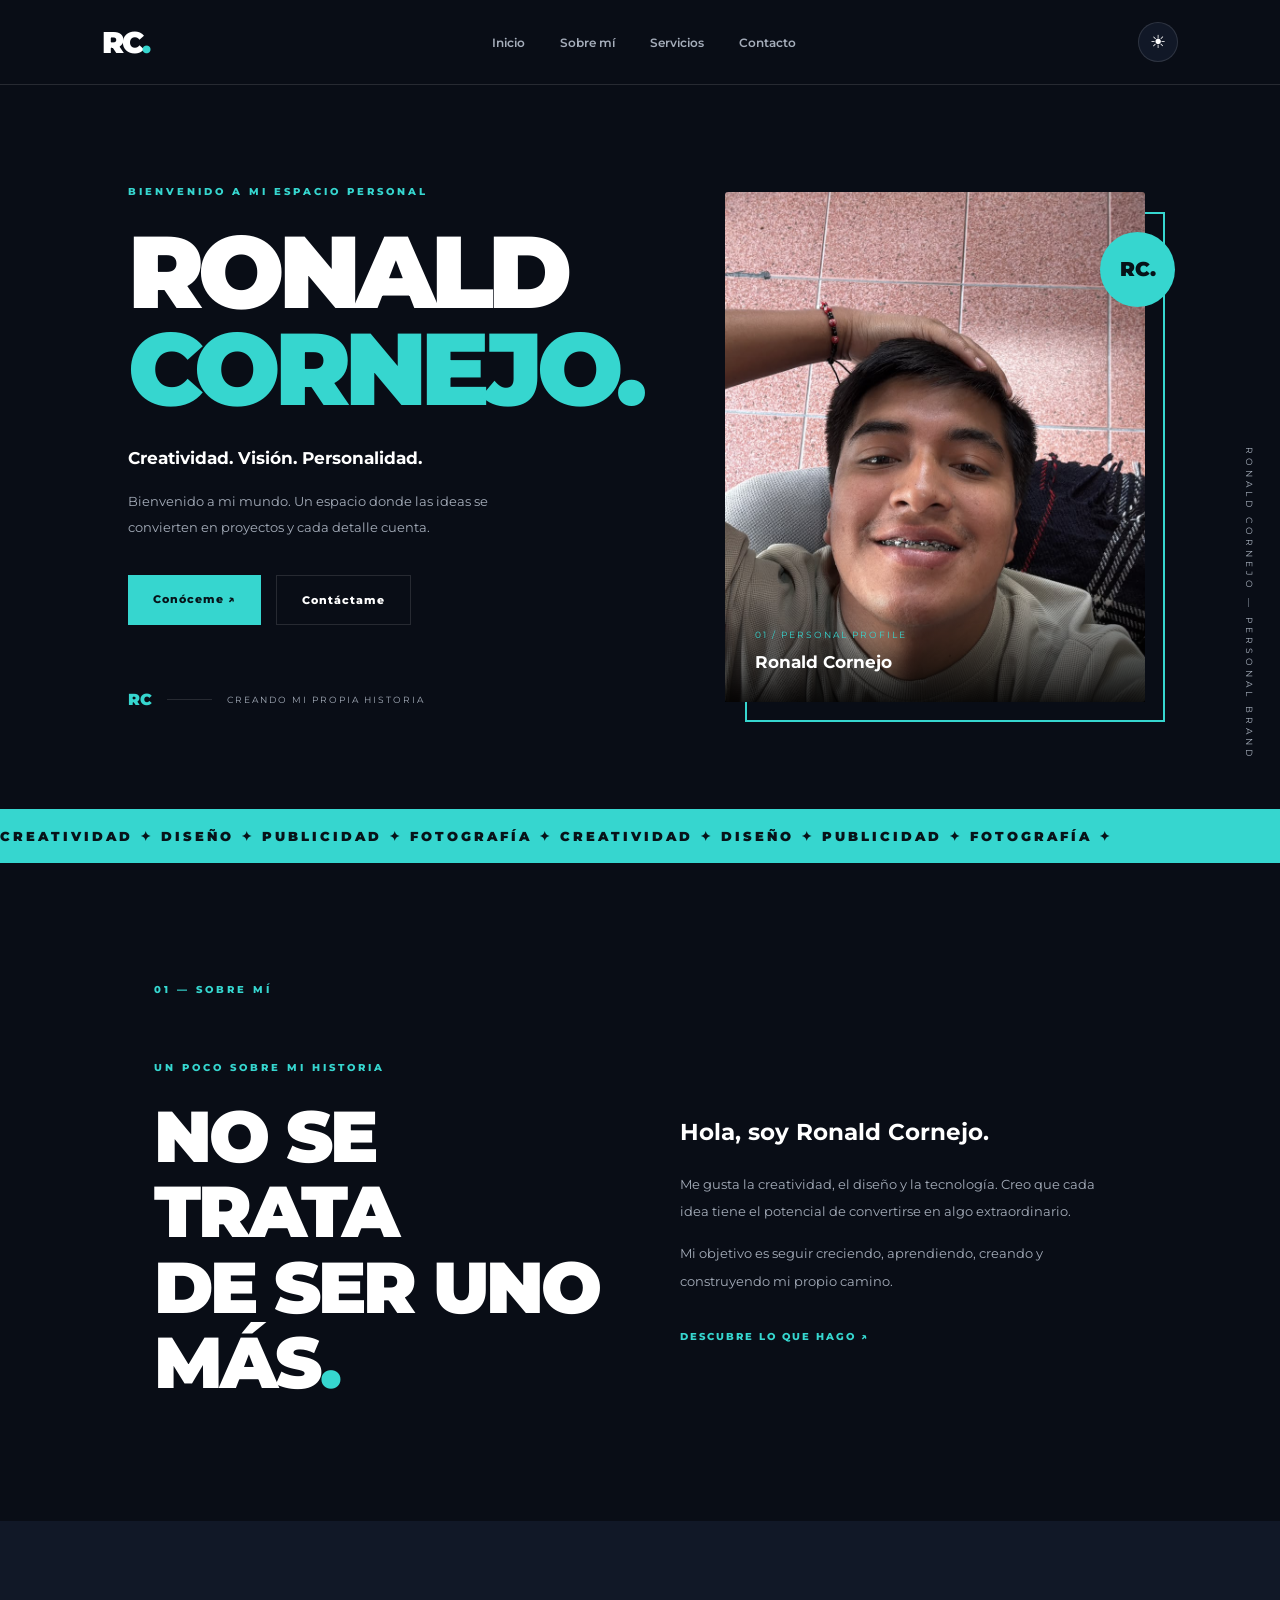
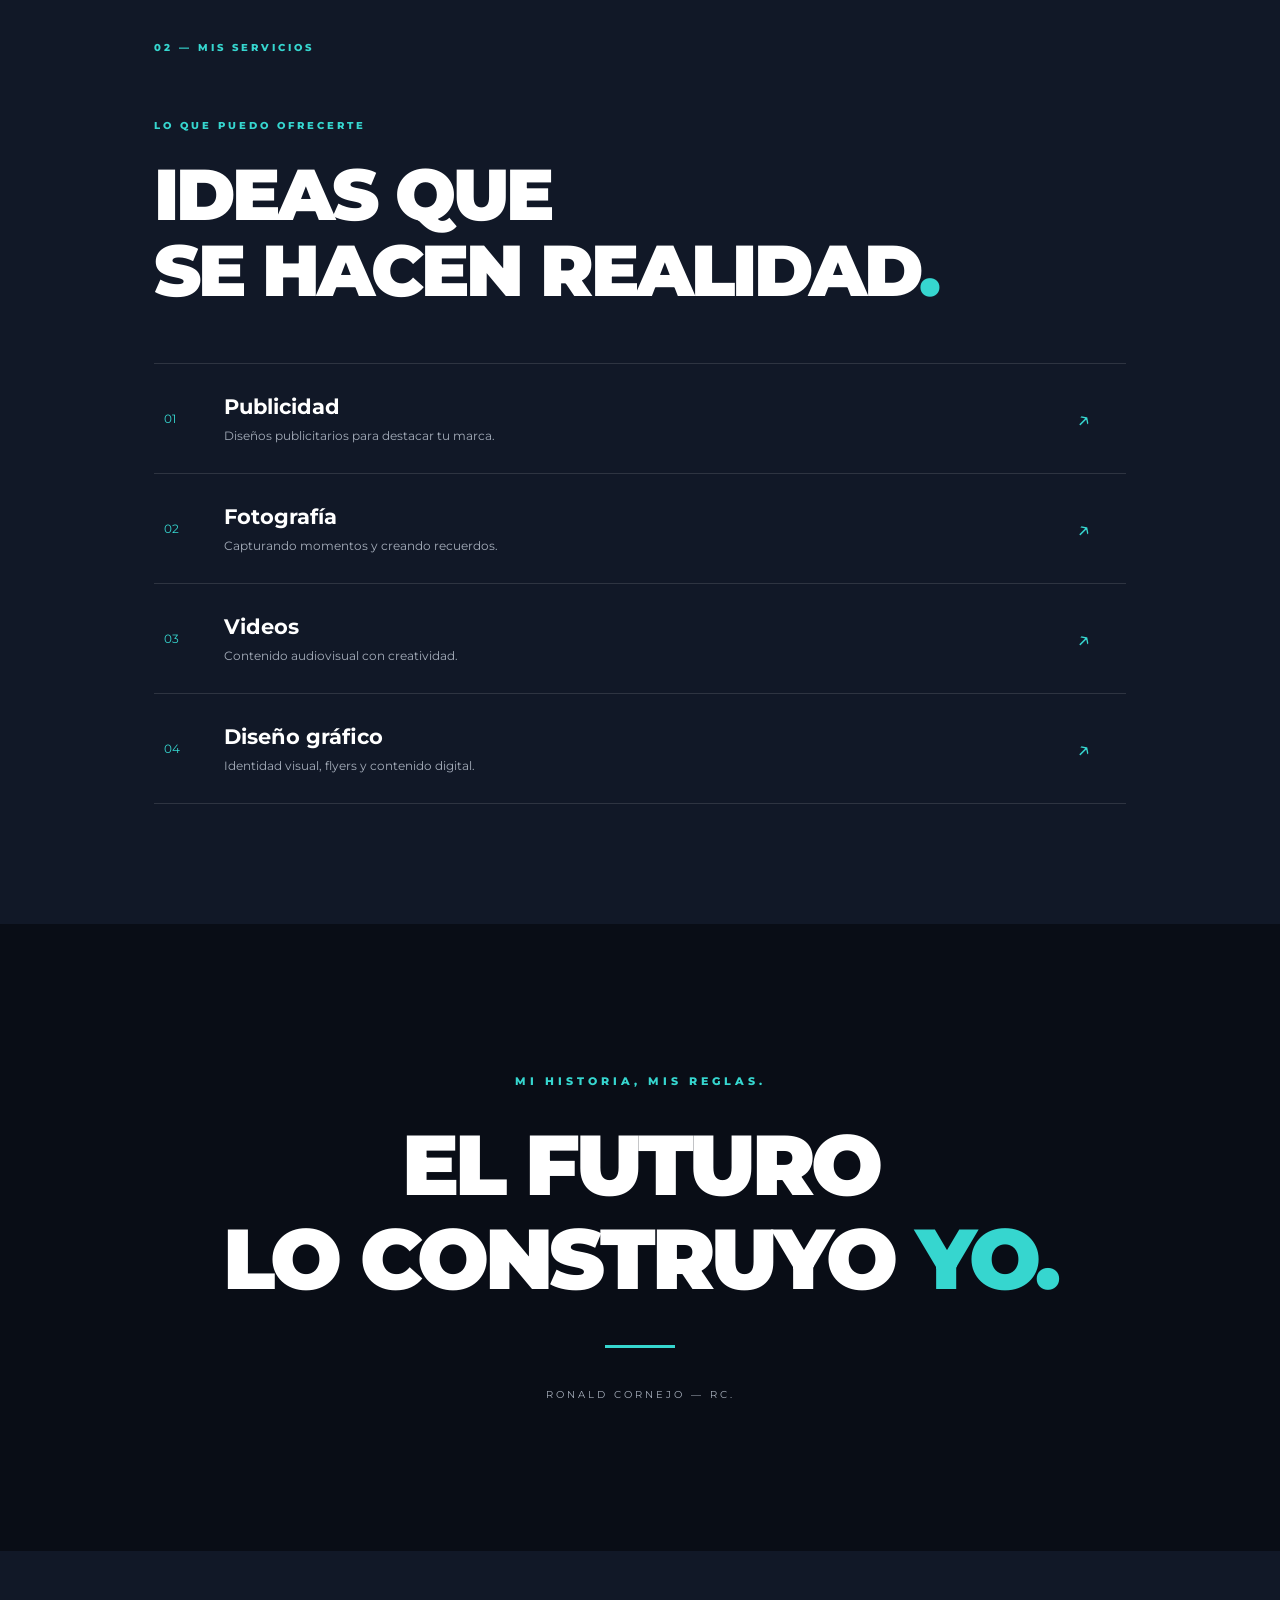
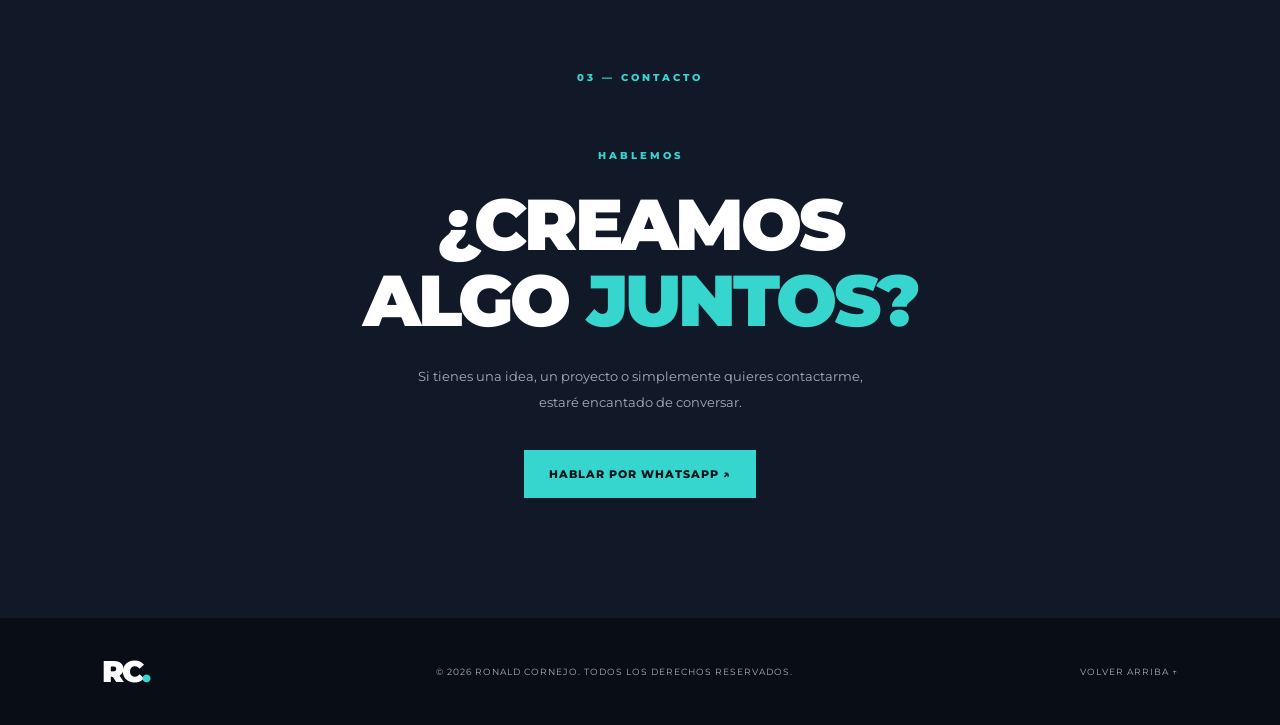
<file: ronald/index.html>
<!DOCTYPE html>
<html lang="es">
<head>
    <meta charset="UTF-8">
    <meta name="viewport" content="width=device-width, initial-scale=1.0">
    <title>Ronald Cornejo | Portafolio</title>
    <meta name="description" content="Página personal de Ronald Cornejo. Creatividad, diseño y publicidad.">
    <link rel="stylesheet" href="style.css">
    <link rel="preconnect" href="https://fonts.googleapis.com">
    <link href="https://fonts.googleapis.com/css2?family=Montserrat:wght@400;500;600;700;800;900&display=swap" rel="stylesheet">
</head>
<body>

    <div class="loader" id="loader">
        <h1>RC<span>.</span></h1>
        <div class="loading-bar"></div>
    </div>

    <header>
        <a href="#" class="logo">RC<span>.</span></a>

        <nav id="nav">
            <a href="#inicio">Inicio</a>
            <a href="#sobre-mi">Sobre mí</a>
            <a href="#servicios">Servicios</a>
            <a href="#contacto">Contacto</a>
        </nav>

        <div class="header-buttons">
            <button id="themeBtn" aria-label="Cambiar tema">☀</button>
            <button class="menu-btn" id="menuBtn">☰</button>
        </div>
    </header>

    <main>

        <section class="hero" id="inicio">

            <div class="hero-content reveal">
                <p class="tag">BIENVENIDO A MI ESPACIO PERSONAL</p>

                <h1>RONALD<br>
                    <span>CORNEJO.</span>
                </h1>

                <h3>Creatividad. Visión. Personalidad.</h3>

                <p class="description">
                    Bienvenido a mi mundo. Un espacio donde las ideas
                    se convierten en proyectos y cada detalle cuenta.
                </p>

                <div class="hero-buttons">
                    <a href="#sobre-mi" class="btn primary">Conóceme ↗</a>
                    <a href="#contacto" class="btn secondary">Contáctame</a>
                </div>

                <div class="social-text">
                    <span>RC</span>
                    <div></div>
                    <p>CREANDO MI PROPIA HISTORIA</p>
                </div>
            </div>

            <div class="hero-image reveal">
                <div class="image-decoration"></div>
                <img src="ronald.jpeg" alt="Fotografía de Ronald Cornejo">
                <div class="image-label">
                    <span>01 / PERSONAL PROFILE</span>
                    <h3>Ronald Cornejo</h3>
                </div>
                <div class="floating-circle">RC.</div>
            </div>

            <div class="vertical-text">RONALD CORNEJO — PERSONAL BRAND</div>

        </section>

        <div class="marquee">
            <div class="marquee-content">
                CREATIVIDAD ✦ DISEÑO ✦ PUBLICIDAD ✦ FOTOGRAFÍA ✦
                CREATIVIDAD ✦ DISEÑO ✦ PUBLICIDAD ✦ FOTOGRAFÍA ✦
            </div>
        </div>

        <section class="about section" id="sobre-mi">
            <div class="section-number">01 — SOBRE MÍ</div>

            <div class="about-grid">
                <div class="about-title reveal">
                    <p class="tag">UN POCO SOBRE MI HISTORIA</p>
                    <h2>NO SE TRATA<br>
                        DE SER UNO<br>
                        MÁS<span>.</span>
                    </h2>
                </div>

                <div class="about-description reveal">
                    <h3>Hola, soy Ronald Cornejo.</h3>
                    <p>
                        Me gusta la creatividad, el diseño y la tecnología.
                        Creo que cada idea tiene el potencial de convertirse
                        en algo extraordinario.
                    </p>
                    <p>
                        Mi objetivo es seguir creciendo, aprendiendo,
                        creando y construyendo mi propio camino.
                    </p>
                    <a href="#servicios" class="text-link">
                        DESCUBRE LO QUE HAGO ↗
                    </a>
                </div>
            </div>
        </section>

        <section class="services section" id="servicios">
            <div class="section-number">02 — MIS SERVICIOS</div>

            <div class="services-heading reveal">
                <p class="tag">LO QUE PUEDO OFRECERTE</p>
                <h2>IDEAS QUE<br>SE HACEN REALIDAD<span>.</span></h2>
            </div>

            <div class="service-list">

                <div class="service-card reveal">
                    <span>01</span>
                    <div>
                        <h3>Publicidad</h3>
                        <p>Diseños publicitarios para destacar tu marca.</p>
                    </div>
                    <span class="arrow">↗</span>
                </div>

                <div class="service-card reveal">
                    <span>02</span>
                    <div>
                        <h3>Fotografía</h3>
                        <p>Capturando momentos y creando recuerdos.</p>
                    </div>
                    <span class="arrow">↗</span>
                </div>

                <div class="service-card reveal">
                    <span>03</span>
                    <div>
                        <h3>Videos</h3>
                        <p>Contenido audiovisual con creatividad.</p>
                    </div>
                    <span class="arrow">↗</span>
                </div>

                <div class="service-card reveal">
                    <span>04</span>
                    <div>
                        <h3>Diseño gráfico</h3>
                        <p>Identidad visual, flyers y contenido digital.</p>
                    </div>
                    <span class="arrow">↗</span>
                </div>

            </div>
        </section>

        <section class="quote section reveal">
            <p>MI HISTORIA, MIS REGLAS.</p>
            <h2>EL FUTURO<br>LO CONSTRUYO <span>YO.</span></h2>
            <div class="quote-line"></div>
            <p class="quote-small">RONALD CORNEJO — RC.</p>
        </section>

        <section class="contact section" id="contacto">
            <div class="section-number">03 — CONTACTO</div>

            <div class="contact-content reveal">
                <p class="tag">HABLEMOS</p>
                <h2>¿CREAMOS<br>ALGO <span>JUNTOS?</span></h2>
                <p>
                    Si tienes una idea, un proyecto o simplemente
                    quieres contactarme, estaré encantado de conversar.
                </p>

                <a href="https://wa.me/593991526003"
                   target="_blank"
                   class="btn primary">
                    HABLAR POR WHATSAPP ↗
                </a>
            </div>
        </section>

    </main>

    <footer>
        <a href="#" class="logo">RC<span>.</span></a>
        <p>© <span id="year"></span> RONALD CORNEJO. TODOS LOS DERECHOS RESERVADOS.</p>
        <a href="#inicio">VOLVER ARRIBA ↑</a>
    </footer>

    <script src="script.js"></script>
</body>
</html>
</file>
<file: style.css>
:root {
    --black: #10110f;
    --white: #eeeee5;
    --lime: #c5f467;
    --gray: #777970;
    --line: #34352f;
}


.social-links {
    display: flex;
    justify-content: center;
    align-items: center;
    gap: 25px;
    margin-top: 45px;
    padding-bottom: 50px;
}

.social-links a {
    color: white;
    font-size: 25px;
    text-decoration: none;
    width: 52px;
    height: 52px;
    display: flex;
    justify-content: center;
    align-items: center;
    border: 1px solid rgba(255,255,255,0.25);
    border-radius: 50%;
    transition: all 0.3s ease;
}

.social-links a:hover {
    background: white;
    color: black;
    transform: translateY(-6px);
}


* {
    margin: 0;
    padding: 0;
    box-sizing: border-box;
}

html {
    scroll-behavior: smooth;
}

body {
    background: var(--black);
    color: var(--white);
    font-family: 'Space Grotesk', sans-serif;
}

/* NAVBAR */

.navbar {
    height: 85px;
    padding: 0 7%;
    display: flex;
    align-items: center;
    justify-content: space-between;
    border-bottom: 1px solid var(--line);
}

.logo {
    color: var(--white);
    text-decoration: none;
    font-size: 21px;
    font-weight: 700;
    letter-spacing: -1px;
}

.logo span {
    color: var(--lime);
    font-size: 11px;
    vertical-align: top;
}

.nav-label,
.nav-link,
.eyebrow,
.member-number,
.member-footer,
.hero-top,
.hero-bottom a,
footer > span {
    font-family: 'DM Mono', monospace;
    font-size: 10px;
    letter-spacing: 1px;
}

.nav-label {
    color: var(--gray);
}

.nav-link {
    text-decoration: none;
    color: var(--lime);
    transition: opacity .3s;
}

.nav-link:hover {
    opacity: .6;
}

/* HERO */

.hero {
    min-height: 610px;
    padding: 55px 12% 75px;
    position: relative;
    overflow: hidden;
    display: flex;
    flex-direction: column;
    justify-content: space-between;
}

.hero-top {
    display: flex;
    justify-content: space-between;
    color: var(--gray);
}

.hero h1 {
    font-size: clamp(75px, 12vw, 155px);
    line-height: .85;
    letter-spacing: -9px;
    font-weight: 600;
    margin: 80px 0;
    z-index: 1;
}

.hero h1 span,
.closing h2 span {
    color: var(--lime);
}

.hero-bottom {
    display: flex;
    justify-content: space-between;
    align-items: end;
    z-index: 1;
}

.hero-bottom p {
    color: #a5a69d;
    font-size: 15px;
    line-height: 1.7;
}

.explore {
    color: var(--lime);
    text-decoration: none;
    font-size: 11px;
}

.explore span {
    font-size: 20px;
    margin-left: 12px;
}

.hero-decoration {
    position: absolute;
    right: 5%;
    top: 12%;
    color: #1c1e19;
    font-size: 400px;
    font-weight: 700;
    pointer-events: none;
}

/* TEAM */

.team {
    padding: 110px 12%;
    background: #151612;
}

.section-heading {
    display: flex;
    justify-content: space-between;
    align-items: end;
    margin-bottom: 55px;
}

.eyebrow {
    color: var(--lime);
}

.section-heading h2 {
    font-size: 65px;
    letter-spacing: -4px;
    margin-top: 15px;
}

.section-heading h2 span {
    color: var(--lime);
}

.section-heading p {
    color: var(--gray);
    font-size: 13px;
    line-height: 1.6;
    text-align: right;
}

/* MEMBER CARDS */

.team-grid {
    display: grid;
    grid-template-columns: repeat(2, 1fr);
    border-top: 1px solid var(--line);
    border-left: 1px solid var(--line);
}

.member {
    min-height: 190px;
    padding: 25px 30px;
    border-right: 1px solid var(--line);
    border-bottom: 1px solid var(--line);
    text-decoration: none;
    color: var(--white);
    display: flex;
    flex-direction: column;
    justify-content: space-between;
    transition: background .35s, padding .35s;

    /* NUEVOS ESTILOS */
    overflow: hidden;
    position: relative;
}

.member:last-child {
    grid-column: span 2;
}

.member-number,
.member-footer {
    color: var(--gray);
    font-size: 9px;
}

.member-content {
    display: flex;
    align-items: center;
    justify-content: space-between;
}

.member h3 {
    font-size: clamp(30px, 4vw, 48px);
    font-weight: 500;
    letter-spacing: -2px;
    transition: color .3s;
}

.member-arrow {
    font-size: 25px;
    color: var(--lime);
    transition: transform .3s;
}

.member:hover {
    background: #20231b;
    padding-left: 38px;
}

.member:hover h3 {
    color: var(--lime);
}

.member:hover .member-arrow {
    transform: translate(5px, -5px);
}

/* MENU DESPLEGABLE DE ESPECIALIDADES */

.member-details {
    display: grid;
    grid-template-columns: 110px 1fr;
    align-items: center;
    gap: 20px;

    max-height: 0;
    opacity: 0;
    overflow: hidden;

    transform: translateY(15px);

    transition:
        max-height .5s ease,
        opacity .4s ease,
        transform .5s ease,
        margin .5s ease;
}

.member-details img {
    width: 110px;
    height: 110px;
    object-fit: cover;
    filter: grayscale(100%);
    transition: filter .4s ease;
}

.member:hover .member-details,
.member:focus-visible .member-details,
.member.active .member-details {
    max-height: 200px;
    opacity: 1;
    transform: translateY(0);
    margin: 20px 0;
}

.member:hover .member-details img,
.member.active .member-details img {
    filter: grayscale(0%);
}

.specialty-label {
    color: var(--lime);
    font-family: 'DM Mono', monospace;
    font-size: 9px;
    letter-spacing: 2px;
}

.member-details h4 {
    font-size: 20px;
    font-weight: 500;
    margin: 7px 0;
}

.member-details p {
    color: #a5a69d;
    font-size: 11px;
    line-height: 1.6;
    max-width: 350px;
}

/* CLOSING */

.closing {
    padding: 110px 12%;
    text-align: center;
}

.closing > span {
    color: var(--gray);
    font-family: 'DM Mono', monospace;
    font-size: 10px;
    letter-spacing: 2px;
}

.closing h2 {
    margin-top: 25px;
    font-size: clamp(60px, 9vw, 110px);
    letter-spacing: -6px;
    line-height: .95;
}

img{
     width: 200px;
  height: 200px;
  border-radius: 50%;
  object-fit: cover;
}

/* FOOTER */

footer {
    padding: 30px 7%;
    border-top: 1px solid var(--line);
    display: flex;
    justify-content: space-between;
    align-items: center;
}

footer > span {
    color: var(--gray);
    font-size: 9px;
}

/* ANIMATIONS */

.reveal {
    opacity: 0;
    transform: translateY(25px);
    transition: opacity .7s ease, transform .7s ease;
}

.reveal.visible {
    opacity: 1;
    transform: translateY(0);
}

/* RESPONSIVE */

@media (max-width: 700px) {

    .navbar {
        height: 70px;
        padding: 0 6%;
    }

    .nav-label {
        display: none;
    }

    .hero {
        min-height: 540px;
        padding: 45px 7%;
    }

    .hero h1 {
        font-size: clamp(65px, 16vw, 105px);
        letter-spacing: -5px;
    }

    .hero-decoration {
        font-size: 250px;
        top: 20%;
    }

    .hero-bottom {
        align-items: start;
        gap: 25px;
        flex-direction: column;
    }

    .team {
        padding: 80px 7%;
    }

    .section-heading h2 {
        font-size: 50px;
    }

    .team-grid {
        grid-template-columns: 1fr;
    }

    .member:last-child {
        grid-column: auto;
    }

    .member {
        min-height: 165px;
    }

    .member-details {
        grid-template-columns: 85px 1fr;
        gap: 15px;
    }

    .member-details img {
        width: 85px;
        height: 85px;
    }

    .member-details h4 {
        font-size: 17px;
    }

    .member-details p {
        font-size: 10px;
    }

    .member:hover .member-details,
    .member:focus-visible .member-details,
    .member.active .member-details {
        max-height: 250px;
    }

    .closing {
        padding: 90px 5%;
    }

    .closing h2 {
        letter-spacing: -3px;
    }

    footer {
        padding: 25px 6%;
        flex-wrap: wrap;
        gap: 20px;
    }

    footer > span {
        font-size: 8px;
    }
}

/* FOOTER ACTUALIZADO */

footer {
    padding: 35px 7%;
    border-top: 1px solid var(--line);
    display: flex;
    flex-direction: column;
    gap: 65px;
}

.footer-top {
    display: flex;
    justify-content: space-between;
    align-items: center;
    gap: 20px;
}

.footer-top > span {
    color: var(--gray);
    font-family: 'DM Mono', monospace;
    font-size: 9px;
}

/* SECCION DE COMENTARIOS */

.footer-feedback {
    max-width: 850px;
    width: 100%;
    margin: 0 auto;
    padding-bottom: 35px;
}

.feedback-heading {
    margin-bottom: 35px;
}

.feedback-heading h2 {
    font-size: clamp(35px, 5vw, 60px);
    letter-spacing: -3px;
    margin-top: 15px;
}

.feedback-heading h2 span {
    color: var(--lime);
}

.feedback-heading p {
    color: var(--gray);
    font-size: 13px;
    margin-top: 12px;
}

.feedback-form {
    display: flex;
    flex-direction: column;
    gap: 15px;
}

.feedback-form > label {
    font-family: 'DM Mono', monospace;
    font-size: 10px;
    letter-spacing: 1px;
    color: var(--lime);
}

.feedback-form textarea {
    width: 100%;
    min-height: 150px;
    resize: vertical;
    padding: 20px;
    background: #151612;
    border: 1px solid var(--line);
    outline: none;
    color: var(--white);
    font-family: 'Space Grotesk', sans-serif;
    font-size: 14px;
    transition: border .3s;
}

.feedback-form textarea:focus {
    border-color: var(--lime);
}

.feedback-form textarea::placeholder {
    color: #777970;
}

.feedback-bottom {
    display: flex;
    align-items: center;
    flex-wrap: wrap;
    gap: 18px;
}

.upload-button {
    display: inline-flex;
    align-items: center;
    gap: 8px;
    color: var(--lime);
    border: 1px solid var(--line);
    padding: 13px 17px;
    font-family: 'DM Mono', monospace;
    font-size: 9px;
    letter-spacing: 1px;
    cursor: pointer;
    transition: background .3s, border .3s;
}

.upload-button span {
    font-size: 18px;
}

.upload-button:hover {
    background: #20231b;
    border-color: var(--lime);
}

#fileName {
    color: var(--gray);
    font-family: 'DM Mono', monospace;
    font-size: 9px;
    flex: 1;
    min-width: 120px;
    overflow-wrap: anywhere;
}

.send-button {
    background: var(--lime);
    color: var(--black);
    border: none;
    padding: 15px 22px;
    font-family: 'DM Mono', monospace;
    font-size: 10px;
    letter-spacing: 1px;
    cursor: pointer;
    transition: background .3s, transform .3s;
}

.send-button:hover {
    background: var(--white);
    transform: translateY(-3px);
}

/* RESPONSIVE FOOTER */

@media (max-width: 700px) {

    footer {
        padding: 30px 6%;
        gap: 45px;
    }

    .footer-top {
        flex-direction: column;
        align-items: flex-start;
        gap: 18px;
    }

    .footer-feedback {
        padding-bottom: 15px;
    }

    .feedback-heading h2 {
        letter-spacing: -2px;
    }

    .feedback-bottom {
        align-items: flex-start;
        flex-direction: column;
    }

    .send-button {
        width: 100%;
    }

    #fileName {
        width: 100%;
    }
}
</file>
<file: cris/style.css>
:root {
    --fondo: #101010;
    --fondo-secundario: #191919;
    --tarjetas: #202020;
    --rojo: #E63946;
    --rojo-hover: #BD2633;
    --texto: #F2F2F2;
    --texto-secundario: #AAAAAA;
    --bordes: #333333;
}

* {
    margin: 0;
    padding: 0;
    box-sizing: border-box;
    scroll-behavior: smooth;
}

body {
    background-color: var(--fondo);
    color: var(--texto);
    font-family: Arial, sans-serif;
}

/* ENCABEZADO */

header {
    display: flex;
    justify-content: space-between;
    align-items: center;
    padding: 25px 8%;
    border-bottom: 1px solid var(--bordes);
}

.Nombre {
    font-size: 22px;
    font-weight: bold;
}

.Nombre span {
    color: var(--rojo);
}

nav {
    display: flex;
    gap: 25px;
}

nav a {
    color: var(--texto-secundario);
    text-decoration: none;
    transition: 0.3s;
}

nav a:hover {
    color: var(--rojo);
}

/* INICIO */

.Inicio {
    display: flex;
    align-items: center;
    justify-content: space-between;
    padding: 80px 8%;
    gap: 60px;
}

.Inicio-texto {
    flex: 1;
}

.Inicio-texto .subtitulo {
    color: var(--rojo);
    font-weight: bold;
    letter-spacing: 2px;
}

.Inicio h1 {
    font-size: 60px;
    line-height: 1.1;
    margin: 25px 0;
}

.Inicio h1 span {
    color: var(--rojo);
}

.Inicio p {
    color: var(--texto-secundario);
    line-height: 1.6;
    max-width: 500px;
}

.imagen_1 {
    flex: 1;
    display: flex;
    justify-content: center;
}

.imagen_1 img {
    width: 100%;
    max-width: 400px;
    height: 400px;
    object-fit: cover;
    border-radius: 15px;
}

.boton {
    display: inline-block;
    margin-top: 25px;
    padding: 14px 25px;
    background-color: var(--rojo);
    color: white;
    text-decoration: none;
    border-radius: 5px;
    transition: 0.3s;
}

.boton:hover {
    background-color: var(--rojo-hover);
}

/* SOBRE MI */

.yo {
    padding: 65px 8%;
    background-color: var(--fondo-secundario);
}

.yo h1 {
    color: var(--rojo);
    margin-bottom: 20px;
}

.yo h1 span {
    color: var(--texto);
}

.descripcion {
    line-height: 1.8;
    max-width: 650px;
    color: var(--texto-secundario);
}

/* HABILIDADES */

.skills {
    padding: 70px 8%;
    display: grid;
    grid-template-columns: repeat(3, 1fr);
    gap: 20px;
}

.titulo-seccion {
    grid-column: 1 / -1;
    margin-bottom: 15px;
}

.titulo-seccion h1 {
    margin-bottom: 12px;
}

.titulo-seccion h1 span {
    color: var(--rojo);
}

.titulo-seccion p {
    color: var(--texto-secundario);
}

.habilidad {
    padding: 30px 20px;
    text-align: center;
    background-color: var(--tarjetas);
    border: 1px solid var(--bordes);
    border-radius: 10px;
    transition: 0.3s;
}

.habilidad:hover {
    transform: translateY(-7px);
    border-color: var(--rojo);
}

.habilidad h2 {
    color: var(--rojo);
    margin-bottom: 15px;
}

.habilidad p {
    color: var(--texto-secundario);
    line-height: 1.6;
}

/* MIS TRABAJOS */

.trabajos {
    padding: 70px 8%;
    background-color: var(--fondo-secundario);
}

.contenedor-trabajos {
    display: grid;
    grid-template-columns: repeat(3, minmax(0, 1fr));
    gap: 25px;
    margin-top: 30px;
    width: 100%;
    align-items: stretch;
}

.proyecto {
    min-width: 0;
    width: 100%;
    background-color: var(--tarjetas);
    border: 1px solid var(--bordes);
    border-radius: 10px;
    overflow: hidden;
    transition: 0.3s;
}

.proyecto:hover {
    transform: translateY(-7px);
    border-color: var(--rojo);
}

/* ESPACIO DE IMAGENES Y VIDEOS */

.media-proyecto {
    width: 100%;
    height: 270px;
    background-color: #101010;
    display: flex;
    justify-content: center;
    align-items: center;
    overflow: hidden;
}

.media-proyecto img,
.media-proyecto video {
    width: 100%;
    height: 100%;
    display: block;
    object-fit: cover;
}

/* IMAGENES VERTICALES */

.media-proyecto img.vertical {
    object-fit: contain;
}

/* INFORMACION DE LOS PROYECTOS */

.info-proyecto {
    padding: 20px;
}

.info-proyecto h2 {
    color: var(--rojo);
    margin-bottom: 12px;
}

.info-proyecto p {
    color: var(--texto-secundario);
    line-height: 1.5;
    margin-bottom: 15px;
}

.info-proyecto span {
    font-size: 13px;
    color: var(--texto);
}

/* PIE DE PAGINA */

footer {
    background-color: #080808;
    padding: 40px 8% 20px;
    text-align: center;
}

.footer-contenido h2 {
    margin-bottom: 12px;
}

.footer-contenido h2 span {
    color: var(--rojo);
}

.footer-contenido p {
    color: var(--texto-secundario);
}

.redes {
    display: flex;
    justify-content: center;
    flex-wrap: wrap;
    gap: 25px;
    margin: 25px 0;
}

.redes a {
    color: var(--texto);
    text-decoration: none;
    transition: 0.3s;
}

.redes a:hover {
    color: var(--rojo);
}

.copyright {
    border-top: 1px solid var(--bordes);
    padding-top: 20px;
    margin-top: 20px;
}

.copyright p {
    color: var(--texto-secundario);
    font-size: 13px;
}

/* ADAPTACION A CELULARES */

@media (max-width: 768px) {

    header {
        flex-direction: column;
        gap: 20px;
    }

    nav {
        flex-wrap: wrap;
        justify-content: center;
        gap: 15px;
    }

    .Inicio {
        flex-direction: column;
        text-align: center;
    }

    .Inicio h1 {
        font-size: 45px;
    }

    .Inicio-texto p {
        margin-left: auto;
        margin-right: auto;
    }

    .imagen_1 img {
        height: 300px;
    }

    .skills {
        grid-template-columns: 1fr;
    }

    .contenedor-trabajos {
        grid-template-columns: 1fr;
    }

    .titulo-seccion {
        text-align: center;
    }
}

/* EXPERIENCIA MULTIMEDIA */

.experiencia {
    padding: 70px 8%;
    background-color: var(--fondo);
}

.experiencia h1 {
    margin-bottom: 15px;
}

.experiencia h1 span {
    color: var(--rojo);
}

.experiencia > p {
    color: var(--texto-secundario);
    line-height: 1.6;
    margin-bottom: 30px;
}

.experiencia h2 {
    color: var(--rojo);
    margin: 25px 0 15px;
}

.experiencia audio {
    width: 100%;
    max-width: 500px;
    display: block;
}

.experiencia audio,
.experiencia video {
    border-radius: 8px;
}

.experiencia video {
    width: 100%;
    max-width: 600px;
    display: block;
}

/* FORMULARIO DE CONTACTO */

.contacto {
    padding: 70px 8%;
    background-color: var(--fondo);
}

.contacto h1 {
    margin-bottom: 15px;
}

.contacto h1 span {
    color: var(--rojo);
}

.contacto form {
    max-width: 650px;
    margin: 30px auto 0;
    padding: 30px;
    background-color: var(--tarjetas);
    border: 1px solid var(--bordes);
    border-radius: 10px;
    display: flex;
    flex-direction: column;
    gap: 12px;
}

.contacto label {
    color: var(--texto);
    font-weight: bold;
    margin-top: 8px;
}

.contacto input:not([type="radio"]),
.contacto select,
.contacto textarea {
    width: 100%;
    padding: 13px;
    background-color: var(--fondo);
    color: var(--texto);
    border: 1px solid var(--bordes);
    border-radius: 5px;
    font-family: Arial, sans-serif;
    font-size: 14px;
    outline: none;
}

.contacto input:focus,
.contacto select:focus,
.contacto textarea:focus {
    border-color: var(--rojo);
}

.contacto textarea {
    height: 130px;
    resize: vertical;
}

.contacto form > p {
    color: var(--texto-secundario);
    margin-top: 12px;
}

.contacto form label:has(input[type="radio"]) {
    display: flex;
    align-items: center;
    gap: 10px;
    font-weight: normal;
    margin-top: 0;
}

.contacto input[type="radio"] {
    accent-color: var(--rojo);
}

.contacto button {
    padding: 14px;
    background-color: var(--rojo);
    color: white;
    border: none;
    border-radius: 5px;
    font-size: 15px;
    font-weight: bold;
    cursor: pointer;
    transition: 0.3s;
    margin-top: 15px;
}

.contacto button:hover {
    background-color: var(--rojo-hover);
}

.contacto form p:last-child {
    font-size: 12px;
    text-align: center;
    line-height: 1.5;
}

/* BOTON VOLVER AL EQUIPO */

.volver-equipo {
    display: inline-block;
    margin: 20px 0;
    padding: 12px 22px;
    background-color: var(--rojo);
    color: white;
    text-decoration: none;
    border-radius: 5px;
    transition: 0.3s;
}

.volver-equipo:hover {
    background-color: var(--rojo-hover);
}

/* ADAPTACION A CELULARES */

@media (max-width: 768px) {

    .experiencia,
    .contacto {
        padding: 50px 6%;
    }

    .contacto form {
        padding: 20px;
    }

    .experiencia video {
        width: 100%;
    }
}

/* =====================================
   GENERADOR DE ARTE CON CANVAS
===================================== */

.canvas-section {
    padding: 70px 8%;
    background-color: var(--fondo);
}

.canvas-section .titulo-seccion {
    text-align: center;
    margin-bottom: 30px;
}

.canvas-section .titulo-seccion h1 {
    color: var(--texto);
    margin-bottom: 12px;
}

.canvas-section .titulo-seccion h1 span {
    color: var(--rojo);
}

.canvas-section .titulo-seccion p {
    color: var(--texto-secundario);
    line-height: 1.6;
}

.canvas-contenedor {
    max-width: 950px;
    margin: 0 auto;
    padding: 25px;
    background-color: var(--tarjetas);
    border: 1px solid var(--bordes);
    border-radius: 12px;
    transition: 0.3s;
}

.canvas-contenedor:hover {
    border-color: var(--rojo);
}

#miCanvas {
    display: block;
    width: 100%;
    height: auto;
    background-color: #101010;
    border: 1px solid var(--bordes);
    border-radius: 8px;
}

/* BOTONES DEL GENERADOR */

.canvas-botones {
    display: flex;
    justify-content: center;
    align-items: center;
    flex-wrap: wrap;
    gap: 15px;
    margin-top: 25px;
}

.canvas-botones button {
    padding: 13px 22px;
    background-color: var(--rojo);
    color: white;
    border: none;
    border-radius: 5px;
    font-size: 14px;
    font-weight: bold;
    font-family: Arial, sans-serif;
    cursor: pointer;
    transition: 0.3s;
}

.canvas-botones button:hover {
    background-color: var(--rojo-hover);
    transform: translateY(-4px);
}

.canvas-botones button:active {
    transform: scale(0.96);
}

/* ADAPTACION DEL CANVAS A CELULARES */

@media (max-width: 768px) {

    .canvas-section {
        padding: 50px 6%;
    }

    .canvas-contenedor {
        padding: 15px;
    }

    .canvas-botones {
        flex-direction: column;
        gap: 12px;
    }

    .canvas-botones button {
        width: 100%;
        padding: 14px;
    }
}
/* AJUSTE DE TAMAÑO DEL GENERADOR */

.canvas-contenedor {
    max-width: 750px;
    padding: 18px;
    margin: 0 auto;
}

.canvas-section {
    padding: 55px 8%;
}

.canvas-botones {
    gap: 10px;
    margin-top: 18px;
}

.canvas-botones button {
    padding: 11px 17px;
    font-size: 13px;
}
</file>
<file: jonna/style.css>
/* ==========================================
   WENDY CAGUAMAS — LIME DREAMS
========================================== */

:root {
    --lime: #c9f45b;
    --lime-soft: #dafa8c;
    --dark: #171b14;
    --dark-2: #22291d;
    --dark-3: #303a27;
    --cream: #f3f2e9;
    --muted: #a4a997;
    --pink: #e6a9c0;

    --display: "Playfair Display", serif;
    --body: "Space Grotesk", sans-serif;
    --mono: "DM Mono", monospace;

    --page: 1320px;
    --pad: clamp(22px, 6vw, 90px);
}

* {
    box-sizing: border-box;
    margin: 0;
    padding: 0;
}

html {
    scroll-behavior: smooth;
    scroll-padding-top: 75px;
}

body {
    background: var(--dark);
    color: var(--cream);
    font-family: var(--body);
    overflow-x: hidden;
}

a {
    color: inherit;
    text-decoration: none;
}

button,
input,
select,
textarea {
    font: inherit;
}

button {
    cursor: pointer;
}

img,
video,
canvas {
    display: block;
    max-width: 100%;
}

::selection {
    color: var(--dark);
    background: var(--lime);
}

section {
    scroll-margin-top: 68px;
}

.section {
    padding: 90px var(--pad);
}

.section > * {
    max-width: var(--page);
    margin-left: auto;
    margin-right: auto;
}

/* ==========================================
   NAVIGATION
========================================== */

.navbar {
    position: sticky;
    top: 0;
    z-index: 1000;

    min-height: 70px;
    padding: 0 var(--pad);

    display: flex;
    justify-content: space-between;
    align-items: center;
    gap: 25px;

    background: rgba(23, 27, 20, 0.94);
    backdrop-filter: blur(14px);
    border-bottom: 1px solid rgba(201, 244, 91, 0.16);
}

.logo {
    font-family: var(--display);
    font-size: 27px;
    font-weight: 600;
    letter-spacing: -1.5px;
}

.logo span {
    color: var(--lime);
    font-family: var(--body);
    font-size: 19px;
    margin-left: 3px;
}

.nav-links {
    display: flex;
    align-items: center;
    gap: clamp(16px, 3vw, 38px);
}

.nav-links a {
    font-family: var(--mono);
    font-size: 10px;
    color: #c0c4b7;
    text-transform: uppercase;
    letter-spacing: 0.7px;
    transition: color 0.2s ease;
}

.nav-links a:hover,
.nav-links a.active {
    color: var(--lime);
}

.menu-toggle {
    display: none;
    width: 40px;
    height: 40px;
    border: 1px solid rgba(201, 244, 91, 0.3);
    background: transparent;
    align-items: center;
    justify-content: center;
    flex-direction: column;
    gap: 5px;
}

.menu-toggle span {
    width: 18px;
    height: 1px;
    background: var(--lime);
}

/* ==========================================
   HERO
========================================== */

.hero {
    position: relative;
    min-height: min(790px, calc(100svh - 70px));
    padding: 65px var(--pad);

    display: grid;
    grid-template-columns: 1fr 0.9fr;
    align-items: center;
    gap: 35px;

    overflow: hidden;
    background: var(--lime);
    color: var(--dark);
}

.hero-copy {
    position: relative;
    z-index: 3;
    max-width: 680px;
    margin: auto 0;
}

.eyebrow {
    display: block;
    font-family: var(--mono);
    font-size: 10px;
    letter-spacing: 1.6px;
    text-transform: uppercase;
    color: #657e2d;
    margin-bottom: 22px;
}

.hero h1 {
    font-family: var(--display);
    font-weight: 500;
    font-size: clamp(5rem, 10vw, 9.5rem);
    letter-spacing: -0.075em;
    line-height: 0.83;
}

.hero h1 em {
    display: block;
    color: #526b26;
    font-weight: 500;
}

.hero-copy > p {
    max-width: 350px;
    margin-top: 28px;
    font-size: 15px;
    line-height: 1.7;
}

.hero-button {
    display: inline-flex;
    align-items: center;
    gap: 28px;
    margin-top: 28px;
    padding: 14px 18px;

    background: var(--dark);
    color: var(--lime);

    font-family: var(--mono);
    font-size: 9px;
    letter-spacing: 0.8px;

    transition: 0.25s ease;
}

.hero-button span {
    font-size: 17px;
}

.hero-button:hover {
    background: transparent;
    color: var(--dark);
    outline: 1px solid var(--dark);
}

.hero-small-note {
    display: block;
    margin-top: 35px;
    font-family: var(--mono);
    font-size: 9px;
    color: #526b26;
}

.hero-visual {
    position: relative;
    width: min(100%, 510px);
    aspect-ratio: 1;
    margin: auto;
    display: grid;
    place-items: center;
}

.hero-center {
    position: relative;
    z-index: 2;
    width: 65%;
    aspect-ratio: 1;
    border-radius: 50%;
    background: var(--dark);
    color: var(--lime);

    display: flex;
    flex-direction: column;
    justify-content: center;
    align-items: center;

    box-shadow: 0 20px 50px rgba(34, 48, 17, 0.16);
}

.hero-center-top,
.hero-center-bottom {
    font-family: var(--mono);
    font-size: 8px;
    letter-spacing: 1.5px;
}

.hero-initial {
    font-family: var(--display);
    font-size: clamp(130px, 21vw, 245px);
    line-height: 0.9;
    font-style: italic;
}

.hero-orbit {
    position: absolute;
    width: 90%;
    height: 52%;
    border: 1px solid rgba(23, 27, 20, 0.5);
    border-radius: 50%;
}

.orbit-a {
    transform: rotate(45deg);
}

.orbit-b {
    transform: rotate(-45deg);
}

.hero-flower {
    position: absolute;
    z-index: 4;
    color: var(--dark);
    animation: flower-drift 5s ease-in-out infinite;
}

.flower-a {
    top: 8%;
    left: 18%;
    font-size: 48px;
}

.flower-b {
    top: 18%;
    right: 8%;
    font-size: 32px;
    animation-delay: -1s;
}

.flower-c {
    bottom: 9%;
    right: 17%;
    font-size: 52px;
    color: #657e2d;
    animation-delay: -2s;
}

.flower-d {
    bottom: 18%;
    left: 7%;
    font-size: 28px;
    animation-delay: -3s;
}

.hero-side-label {
    position: absolute;
    right: -5px;
    top: 50%;
    writing-mode: vertical-rl;
    font-family: var(--mono);
    font-size: 8px;
    letter-spacing: 2px;
}

.hero-index {
    position: absolute;
    bottom: 22px;
    right: var(--pad);
    font-family: var(--mono);
    font-size: 9px;
}

/* ==========================================
   SECTION HEADINGS
========================================== */

.section-heading {
    display: flex;
    justify-content: space-between;
    align-items: end;
    gap: 20px;
    margin-bottom: 35px;
}

.section-heading .eyebrow {
    color: var(--lime);
    margin-bottom: 12px;
}

.section-heading h2 {
    font-family: var(--display);
    font-size: clamp(2.8rem, 5vw, 4.8rem);
    line-height: 1;
    font-weight: 500;
    letter-spacing: -2px;
}

.section-heading h2 span {
    color: var(--lime);
    font-family: var(--body);
    font-size: 0.65em;
    margin-left: 10px;
}

.heading-side {
    font-family: var(--mono);
    font-size: 9px;
    letter-spacing: 1px;
    color: var(--muted);
}

/* ==========================================
   PROJECTS
========================================== */

.projects {
    background: var(--dark);
}

.projects-grid {
    display: grid;
    grid-template-columns: 1fr 1fr;
    gap: clamp(18px, 3vw, 38px);
}

.project-card {
    min-width: 0;
}

.project-image {
    position: relative;
    display: block;
    width: 100%;
    aspect-ratio: 1.35 / 1;
    overflow: hidden;
    background: var(--dark-2);
    border: 1px solid rgba(201, 244, 91, 0.14);
}

.project-image img {
    width: 100%;
    height: 100%;
    object-fit: cover;
    transition: transform 0.65s cubic-bezier(0.2, 0.7, 0.2, 1);
}

.project-card:hover .project-image img {
    transform: scale(1.045);
}

.project-number {
    position: absolute;
    top: 15px;
    left: 15px;
    padding: 8px 11px;
    background: var(--lime);
    color: var(--dark);
    font-family: var(--mono);
    font-size: 9px;
}

.project-arrow {
    position: absolute;
    right: 15px;
    bottom: 15px;

    width: 39px;
    height: 39px;
    display: grid;
    place-items: center;

    background: var(--lime);
    color: var(--dark);
    border-radius: 50%;
    font-size: 19px;
    transition: transform 0.3s ease;
}

.project-card:hover .project-arrow {
    transform: rotate(45deg);
}

.project-meta {
    display: flex;
    justify-content: space-between;
    align-items: center;
    padding-top: 17px;
}

.project-type {
    font-family: var(--mono);
    font-size: 9px;
    letter-spacing: 1px;
    color: var(--lime);
}

.project-meta h3 {
    margin-top: 7px;
    font-family: var(--display);
    font-size: clamp(25px, 3vw, 38px);
    font-weight: 500;
}

.project-symbol {
    color: var(--lime);
    font-size: 27px;
}

/* ==========================================
   LABORATORY
========================================== */

.laboratory {
    background: #20271a;
    position: relative;
    overflow: hidden;
}

.laboratory::before {
    content: "✿";
    position: absolute;
    top: 40px;
    right: -40px;
    color: rgba(201, 244, 91, 0.035);
    font-size: 280px;
    pointer-events: none;
}

.lab-layout {
    position: relative;
    z-index: 1;

    display: grid;
    grid-template-columns: minmax(0, 1.2fr) minmax(270px, 0.65fr);
    gap: clamp(25px, 5vw, 65px);
    align-items: center;
}

.canvas-frame {
    min-width: 0;
    padding: 13px;
    background: #303a27;
    border: 1px solid rgba(201, 244, 91, 0.2);
    box-shadow: 12px 12px 0 rgba(0, 0, 0, 0.12);
}

.canvas-top,
.canvas-bottom {
    display: flex;
    justify-content: space-between;
    gap: 10px;
    padding: 3px 2px 12px;
    color: #c2cba9;
    font-family: var(--mono);
    font-size: 8px;
    letter-spacing: 0.8px;
}

.canvas-bottom {
    padding: 12px 2px 3px;
}

#art-canvas {
    width: 100%;
    height: auto;
    aspect-ratio: 720 / 850;
    background: #dce9b3;
}

.lab-controls {
    max-width: 370px;
}

.control-label {
    display: block;
    margin-bottom: 12px;
    color: var(--lime);
    font-family: var(--mono);
    font-size: 9px;
    letter-spacing: 1.3px;
}

.lab-controls h3 {
    font-family: var(--display);
    font-size: clamp(38px, 4vw, 55px);
    line-height: 1;
    font-weight: 500;
    font-style: italic;
}

.lab-controls > p {
    margin-top: 15px;
    color: #b5bda7;
    font-size: 13px;
    line-height: 1.7;
}

.control-divider {
    height: 1px;
    margin: 25px 0;
    background: rgba(201, 244, 91, 0.18);
}

.palette-list {
    display: grid;
    grid-template-columns: 1fr 1fr;
    gap: 9px;
}

.palette-option {
    display: flex;
    align-items: center;
    gap: 8px;
    min-width: 0;
    padding: 10px 8px;

    background: transparent;
    border: 1px solid rgba(201, 244, 91, 0.2);
    color: var(--cream);

    font-family: var(--mono);
    font-size: 8px;
    text-transform: uppercase;
    text-align: left;

    transition: 0.2s ease;
}

.palette-option:hover,
.palette-option.selected {
    border-color: var(--lime);
    background: rgba(201, 244, 91, 0.1);
}

.palette-preview {
    flex-shrink: 0;
    width: 29px;
    height: 18px;
}

.green-preview {
    background: linear-gradient(90deg, #dce9b3, #91ae59, #425b37, #e6c7a4);
}

.pink-preview {
    background: linear-gradient(90deg, #f1d8df, #d99ab4, #8f607c, #e8c6a0);
}

.generate-button,
.download-button {
    width: 100%;
    min-height: 48px;
    padding: 0 14px;
    display: flex;
    justify-content: space-between;
    align-items: center;

    font-family: var(--mono);
    font-size: 9px;
    letter-spacing: 0.8px;

    transition: 0.2s ease;
}

.generate-button {
    margin-top: 20px;
    background: var(--lime);
    border: 1px solid var(--lime);
    color: var(--dark);
}

.generate-button:hover {
    background: transparent;
    color: var(--lime);
}

.download-button {
    margin-top: 9px;
    background: transparent;
    border: 1px solid rgba(201, 244, 91, 0.4);
    color: var(--cream);
}

.download-button:hover {
    border-color: var(--lime);
    color: var(--lime);
}

.lab-footnote {
    display: block;
    margin-top: 20px;
    color: #939d82;
    font-family: var(--mono);
    font-size: 8px;
    letter-spacing: 0.5px;
}

/* ==========================================
   MULTIMEDIA
========================================== */

.multimedia {
    background: var(--dark);
}

.media-grid {
    display: grid;
    grid-template-columns: 1fr 1fr;
    gap: 20px;
}

.media-card {
    min-width: 0;
    padding: 23px;
    background: var(--dark-2);
    border: 1px solid rgba(201, 244, 91, 0.16);
}

.media-title {
    display: flex;
    align-items: center;
    gap: 13px;
    margin-bottom: 22px;
}

.media-icon {
    width: 42px;
    height: 42px;
    display: grid;
    place-items: center;
    background: var(--lime);
    color: var(--dark);
    border-radius: 50%;
    font-size: 18px;
}

.media-title .control-label {
    margin-bottom: 4px;
}

.media-title h3 {
    font-family: var(--display);
    font-size: 23px;
    font-weight: 500;
}

.media-card audio,
.media-card video {
    display: block;
    width: 100%;
}

.media-card video {
    max-height: 240px;
    background: #080a07;
    object-fit: contain;
}

/* ==========================================
   CONTACT
========================================== */

.contact {
    background: var(--lime);
    color: var(--dark);
}

.contact-layout {
    display: grid;
    grid-template-columns: 0.9fr 1.1fr;
    gap: clamp(30px, 6vw, 80px);
    align-items: center;
}

.contact-heading {
    position: relative;
}

.contact-heading .eyebrow {
    color: #647d2b;
}

.contact-heading h2 {
    font-family: var(--display);
    font-size: clamp(3.5rem, 6vw, 6rem);
    font-weight: 500;
    line-height: 0.95;
    letter-spacing: -3px;
}

.contact-heading h2 em {
    color: #536d26;
}

.contact-flower {
    display: block;
    margin-top: 25px;
    color: #718d34;
    font-size: 55px;
    animation: flower-spin 18s linear infinite;
    transform-origin: left center;
}

.contact-form {
    width: 100%;
    padding: clamp(18px, 3vw, 30px);
    background: rgba(255, 255, 255, 0.35);
    border: 1px solid rgba(23, 27, 20, 0.18);
}

.form-row {
    display: grid;
    grid-template-columns: 1fr 1fr;
    gap: 13px;
}

.form-field {
    min-width: 0;
    margin-bottom: 16px;
}

.form-field > label {
    display: block;
    margin-bottom: 7px;
    font-family: var(--mono);
    font-size: 9px;
    text-transform: uppercase;
    letter-spacing: 0.8px;
}

.form-field input,
.form-field select,
.form-field textarea {
    width: 100%;
    min-width: 0;
    padding: 12px;
    border: 1px solid rgba(23, 27, 20, 0.25);
    border-radius: 0;
    outline: none;
    background: rgba(255, 255, 255, 0.55);
    color: var(--dark);
    font-size: 12px;
}

.form-field input:focus,
.form-field select:focus,
.form-field textarea:focus {
    border-color: var(--dark);
    background: var(--cream);
}

.form-field textarea {
    min-height: 80px;
    resize: vertical;
}

.radio-options {
    display: flex;
    flex-wrap: wrap;
    gap: 15px;
}

.radio-options label {
    display: flex;
    align-items: center;
    gap: 6px;
    font-size: 11px;
}

.radio-options input {
    accent-color: var(--dark);
}

.send-button {
    width: 100%;
    min-height: 47px;
    padding: 0 15px;
    display: flex;
    justify-content: space-between;
    align-items: center;

    background: var(--dark);
    color: var(--lime);
    border: 1px solid var(--dark);

    font-family: var(--mono);
    font-size: 9px;
    letter-spacing: 0.8px;
    transition: 0.2s ease;
}

.send-button:hover {
    background: transparent;
    color: var(--dark);
}

.form-notice {
    margin-top: 12px;
    font-size: 9px;
    line-height: 1.5;
    color: #52632e;
}

#form-response {
    margin-top: 10px;
    font-size: 12px;
    font-weight: 600;
}

/* ==========================================
   FOOTER
========================================== */

.footer {
    min-height: 70px;
    padding: 18px var(--pad);

    display: flex;
    justify-content: space-between;
    align-items: center;
    flex-wrap: wrap;
    gap: 15px;

    background: #10130e;
    color: #b9c0aa;
}

.footer a,
.footer span {
    font-family: var(--mono);
    font-size: 9px;
    letter-spacing: 0.7px;
}

.back-link {
    color: var(--lime);
}

.footer a:last-child:hover,
.back-link:hover {
    color: var(--pink);
}

/* ==========================================
   FLOWER ANIMATIONS
========================================== */

@keyframes flower-drift {
    0%, 100% {
        transform: translateY(0) rotate(-8deg);
    }

    50% {
        transform: translateY(-13px) rotate(12deg);
    }
}

@keyframes flower-spin {
    to {
        transform: rotate(360deg);
    }
}

/* ==========================================
   TABLET
========================================== */

@media (max-width: 950px) {

    .hero {
        grid-template-columns: 1fr 0.8fr;
    }

    .hero h1 {
        font-size: clamp(4.5rem, 9vw, 7rem);
    }

    .lab-layout {
        grid-template-columns: minmax(0, 1fr) 250px;
        gap: 25px;
    }

    .palette-list {
        grid-template-columns: 1fr;
    }
}

/* ==========================================
   MOBILE
========================================== */

@media (max-width: 700px) {

    .navbar {
        min-height: 62px;
    }

    .menu-toggle {
        display: flex;
    }

    .nav-links {
        position: absolute;
        top: 62px;
        left: 0;
        right: 0;

        display: none;
        flex-direction: column;
        align-items: stretch;
        gap: 0;

        padding: 10px var(--pad) 20px;
        background: var(--dark);
        border-bottom: 1px solid rgba(201, 244, 91, 0.2);
    }

    .nav-links.open {
        display: flex;
    }

    .nav-links a {
        padding: 14px 0;
        border-bottom: 1px solid rgba(201, 244, 91, 0.12);
    }

    .hero {
        min-height: auto;
        padding-top: 65px;
        padding-bottom: 65px;
        grid-template-columns: 1fr;
        gap: 35px;
    }

    .hero h1 {
        font-size: clamp(4.5rem, 15vw, 7rem);
    }

    .hero-visual {
        width: min(100%, 420px);
    }

    .hero-initial {
        font-size: 190px;
    }

    .hero-index {
        bottom: 15px;
    }

    .section {
        padding-top: 65px;
        padding-bottom: 65px;
    }

    .section-heading {
        align-items: start;
        flex-direction: column;
        margin-bottom: 25px;
    }

    .projects-grid {
        grid-template-columns: 1fr;
        gap: 32px;
    }

    .project-image {
        aspect-ratio: 1.35 / 1;
    }

    .project-meta h3 {
        font-size: 30px;
    }

    .lab-layout {
        grid-template-columns: 1fr;
        gap: 32px;
    }

    .canvas-frame {
        max-width: 540px;
        width: 100%;
        margin: auto;
    }

    .lab-controls {
        max-width: 540px;
        width: 100%;
        margin: auto;
    }

    .palette-list {
        grid-template-columns: 1fr 1fr;
    }

    .media-grid {
        grid-template-columns: 1fr;
    }

    .contact-layout {
        grid-template-columns: 1fr;
        gap: 25px;
    }

    .contact-heading h2 {
        font-size: clamp(3.5rem, 13vw, 5.5rem);
    }

    .contact-flower {
        display: none;
    }

    .footer {
        flex-direction: column;
        align-items: flex-start;
    }
}

/* ==========================================
   SMALL MOBILE
========================================== */

@media (max-width: 430px) {

    .hero h1 {
        font-size: 4rem;
    }

    .hero-center {
        width: 70%;
    }

    .hero-initial {
        font-size: 145px;
    }

    .hero-flower {
        font-size: 30px;
    }

    .palette-list {
        grid-template-columns: 1fr;
    }

    .form-row {
        grid-template-columns: 1fr;
        gap: 0;
    }

    .contact-form {
        padding: 17px;
    }

    .heading-side {
        font-size: 8px;
    }
}

/* ==========================================
   REDUCED MOTION
========================================== */

@media (prefers-reduced-motion: reduce) {
    *,
    *::before,
    *::after {
        animation-duration: 0.01ms !important;
        animation-iteration-count: 1 !important;
        scroll-behavior: auto !important;
        transition-duration: 0.01ms !important;
    }
}
</file>
<file: ronald/style.css>
:root {
    --bg: #090d16;
    --card: #111827;
    --text: #ffffff;
    --muted: #a5adba;
    --accent: #36d6cf;
    --line: rgba(255,255,255,0.12);
}

.light-mode {
    --bg: #f1f3f5;
    --card: #ffffff;
    --text: #111827;
    --muted: #596273;
    --accent: #079c9b;
    --line: rgba(0,0,0,0.13);
}

* {
    margin: 0;
    padding: 0;
    box-sizing: border-box;
    scroll-behavior: smooth;
}

body {
    background: var(--bg);
    color: var(--text);
    font-family: 'Montserrat', sans-serif;
    overflow-x: hidden;
    transition: background .4s, color .4s;
}

a {
    text-decoration: none;
    color: inherit;
}

button {
    font-family: inherit;
    cursor: pointer;
}

/* LOADER */

.loader {
    position: fixed;
    inset: 0;
    background: #090d16;
    display: flex;
    align-items: center;
    justify-content: center;
    flex-direction: column;
    z-index: 9999;
    transition: .7s;
}

.loader h1 {
    font-size: 65px;
    color: white;
}

.loader h1 span {
    color: #36d6cf;
}

.loading-bar {
    width: 120px;
    height: 3px;
    background: #36d6cf;
    margin-top: 20px;
    animation: loading 1s infinite alternate;
}

@keyframes loading {
    from { width: 20px; }
    to { width: 140px; }
}

.loader.hide {
    opacity: 0;
    visibility: hidden;
}

/* HEADER */

header {
    height: 85px;
    padding: 0 8%;
    display: flex;
    justify-content: space-between;
    align-items: center;
    border-bottom: 1px solid var(--line);
    position: sticky;
    top: 0;
    background: var(--bg);
    z-index: 100;
}

.logo {
    font-size: 30px;
    font-weight: 900;
    letter-spacing: -2px;
}

.logo span {
    color: var(--accent);
}

nav {
    display: flex;
    gap: 35px;
}

nav a {
    color: var(--muted);
    font-size: 12px;
    font-weight: 600;
    transition: .3s;
}

nav a:hover {
    color: var(--accent);
}

.header-buttons {
    display: flex;
    gap: 12px;
}

.header-buttons button {
    background: var(--card);
    border: 1px solid var(--line);
    color: var(--text);
    border-radius: 50%;
    width: 40px;
    height: 40px;
    font-size: 18px;
}

.menu-btn {
    display: none;
}

/* HERO */

.hero {
    min-height: 690px;
    padding: 100px 10%;
    display: grid;
    grid-template-columns: 1.1fr .9fr;
    align-items: center;
    gap: 60px;
    position: relative;
}

.tag {
    font-size: 10px;
    font-weight: 800;
    color: var(--accent);
    letter-spacing: 3px;
    margin-bottom: 25px;
}

.hero h1 {
    font-size: clamp(55px, 8vw, 105px);
    line-height: .95;
    font-weight: 900;
    letter-spacing: -6px;
}

.hero h1 span {
    color: var(--accent);
}

.hero h3 {
    font-size: 17px;
    margin-top: 30px;
}

.description {
    color: var(--muted);
    max-width: 420px;
    font-size: 13px;
    line-height: 2;
    margin-top: 20px;
}

.hero-buttons {
    display: flex;
    flex-wrap: wrap;
    gap: 15px;
    margin-top: 35px;
}

.btn {
    display: inline-flex;
    padding: 17px 25px;
    font-size: 11px;
    font-weight: 800;
    letter-spacing: 1px;
    transition: .3s;
}

.primary {
    background: var(--accent);
    color: #071319;
}

.primary:hover {
    transform: translateY(-5px);
    box-shadow: 0 10px 30px rgba(54,214,207,.2);
}

.secondary {
    border: 1px solid var(--line);
}

.secondary:hover {
    border-color: var(--accent);
    color: var(--accent);
}

.social-text {
    display: flex;
    align-items: center;
    gap: 15px;
    margin-top: 65px;
}

.social-text span {
    font-weight: 900;
    color: var(--accent);
}

.social-text div {
    width: 45px;
    height: 1px;
    background: var(--line);
}

.social-text p {
    font-size: 9px;
    letter-spacing: 2px;
    color: var(--muted);
}

/* PHOTO */

.hero-image {
    position: relative;
    max-width: 420px;
    justify-self: center;
    width: 100%;
}

.hero-image img {
    width: 100%;
    height: 510px;
    object-fit: cover;
    object-position: center 35%;
    display: block;
    position: relative;
    z-index: 2;
    border-radius: 3px;
    filter: saturate(.9);
}

.image-decoration {
    position: absolute;
    border: 2px solid var(--accent);
    width: 100%;
    height: 100%;
    top: 20px;
    left: 20px;
    z-index: 1;
}

.image-label {
    position: absolute;
    z-index: 3;
    bottom: 0;
    left: 0;
    width: 100%;
    padding: 30px;
    background: linear-gradient(transparent, rgba(0,0,0,.9));
}

.image-label span {
    font-size: 9px;
    letter-spacing: 2px;
    color: var(--accent);
}

.image-label h3 {
    color: white;
    margin-top: 10px;
}

.floating-circle {
    position: absolute;
    z-index: 4;
    right: -30px;
    top: 40px;
    width: 75px;
    height: 75px;
    border-radius: 50%;
    background: var(--accent);
    color: #071319;
    display: grid;
    place-items: center;
    font-size: 20px;
    font-weight: 900;
    animation: float 3s ease-in-out infinite;
}

@keyframes float {
    50% { transform: translateY(-15px); }
}

.vertical-text {
    position: absolute;
    right: 25px;
    top: 50%;
    writing-mode: vertical-rl;
    font-size: 9px;
    letter-spacing: 4px;
    color: var(--muted);
}

/* MARQUEE */

.marquee {
    overflow: hidden;
    background: var(--accent);
    color: #071319;
    padding: 19px 0;
}

.marquee-content {
    width: max-content;
    font-size: 13px;
    font-weight: 900;
    letter-spacing: 3px;
    animation: marquee 25s linear infinite;
}

@keyframes marquee {
    to { transform: translateX(-50%); }
}

/* GENERAL SECTIONS */

.section {
    padding: 120px 12%;
}

.section-number {
    font-size: 10px;
    font-weight: 800;
    letter-spacing: 3px;
    color: var(--accent);
    margin-bottom: 65px;
}

.about-grid {
    display: grid;
    grid-template-columns: 1fr 1fr;
    gap: 80px;
}

.about-title h2,
.services-heading h2,
.contact h2 {
    font-size: clamp(40px, 6vw, 72px);
    font-weight: 900;
    line-height: 1.05;
    letter-spacing: -3px;
}

.about-title h2 span,
.services-heading h2 span,
.contact h2 span {
    color: var(--accent);
}

.about-description {
    align-self: center;
}

.about-description h3 {
    font-size: 23px;
    margin-bottom: 25px;
}

.about-description p {
    color: var(--muted);
    font-size: 13px;
    line-height: 2.1;
    margin-bottom: 15px;
}

.text-link {
    display: inline-block;
    margin-top: 20px;
    color: var(--accent);
    font-size: 10px;
    font-weight: 800;
    letter-spacing: 2px;
}

/* SERVICES */

.services {
    background: var(--card);
}

.services-heading {
    margin-bottom: 55px;
}

.service-card {
    display: grid;
    grid-template-columns: 60px 1fr 40px;
    align-items: center;
    padding: 30px 10px;
    border-top: 1px solid var(--line);
    transition: .3s;
}

.service-card:last-child {
    border-bottom: 1px solid var(--line);
}

.service-card > span:first-child {
    color: var(--accent);
    font-size: 12px;
}

.service-card h3 {
    font-size: 21px;
    margin-bottom: 9px;
    transition: .3s;
}

.service-card p {
    color: var(--muted);
    font-size: 12px;
}

.service-card .arrow {
    font-size: 25px;
    color: var(--accent);
    transition: .3s;
}

.service-card:hover {
    padding-left: 25px;
    background: rgba(54,214,207,.04);
}

.service-card:hover h3 {
    color: var(--accent);
}

.service-card:hover .arrow {
    transform: rotate(45deg);
}

/* QUOTE */

.quote {
    text-align: center;
    padding-top: 150px;
    padding-bottom: 150px;
}

.quote > p:first-child {
    font-size: 11px;
    color: var(--accent);
    letter-spacing: 4px;
    font-weight: 800;
    margin-bottom: 30px;
}

.quote h2 {
    font-size: clamp(40px, 7vw, 85px);
    font-weight: 900;
    letter-spacing: -4px;
    line-height: 1.1;
}

.quote h2 span {
    color: var(--accent);
}

.quote-line {
    width: 70px;
    height: 3px;
    background: var(--accent);
    margin: 40px auto;
}

.quote .quote-small {
    color: var(--muted);
    font-size: 10px;
    letter-spacing: 3px;
}

/* CONTACT */

.contact {
    background: var(--card);
    text-align: center;
}

.contact-content {
    max-width: 700px;
    margin: auto;
}

.contact-content > p:not(.tag) {
    color: var(--muted);
    font-size: 13px;
    line-height: 2;
    max-width: 480px;
    margin: 25px auto 35px;
}

/* FOOTER */

footer {
    padding: 35px 8%;
    display: flex;
    justify-content: space-between;
    align-items: center;
    gap: 20px;
    flex-wrap: wrap;
}

footer p,
footer > a:last-child {
    color: var(--muted);
    font-size: 9px;
    letter-spacing: 1px;
}

/* ANIMATIONS */

.reveal {
    opacity: 0;
    transform: translateY(35px);
    transition: opacity .8s ease, transform .8s ease;
}

.reveal.active {
    opacity: 1;
    transform: translateY(0);
}

/* RESPONSIVE */

@media(max-width: 850px) {
    header {
        padding: 0 6%;
    }

    nav {
        gap: 15px;
    }

    .hero {
        padding: 80px 7%;
        gap: 35px;
    }

    .vertical-text {
        display: none;
    }

    .section {
        padding: 90px 8%;
    }
}

@media(max-width: 650px) {
    header {
        height: 75px;
    }

    nav {
        display: none;
        position: absolute;
        top: 75px;
        left: 0;
        width: 100%;
        background: var(--card);
        padding: 30px;
        flex-direction: column;
        border-bottom: 1px solid var(--line);
    }

    nav.open {
        display: flex;
    }

    .menu-btn {
        display: block;
    }

    .hero {
        grid-template-columns: 1fr;
        padding: 75px 8%;
        gap: 65px;
    }

    .hero h1 {
        font-size: 65px;
        letter-spacing: -4px;
    }

    .hero-image {
        width: 85%;
        margin-right: 15px;
    }

    .hero-image img {
        height: 430px;
    }

    .about-grid {
        grid-template-columns: 1fr;
        gap: 35px;
    }

    .section {
        padding: 80px 8%;
    }

    .section-number {
        margin-bottom: 45px;
    }

    .service-card {
        grid-template-columns: 35px 1fr 25px;
    }

    .service-card h3 {
        font-size: 17px;
    }

    footer {
        flex-direction: column;
        text-align: center;
    }

    .floating-circle {
        right: -20px;
    }
}
</file>
